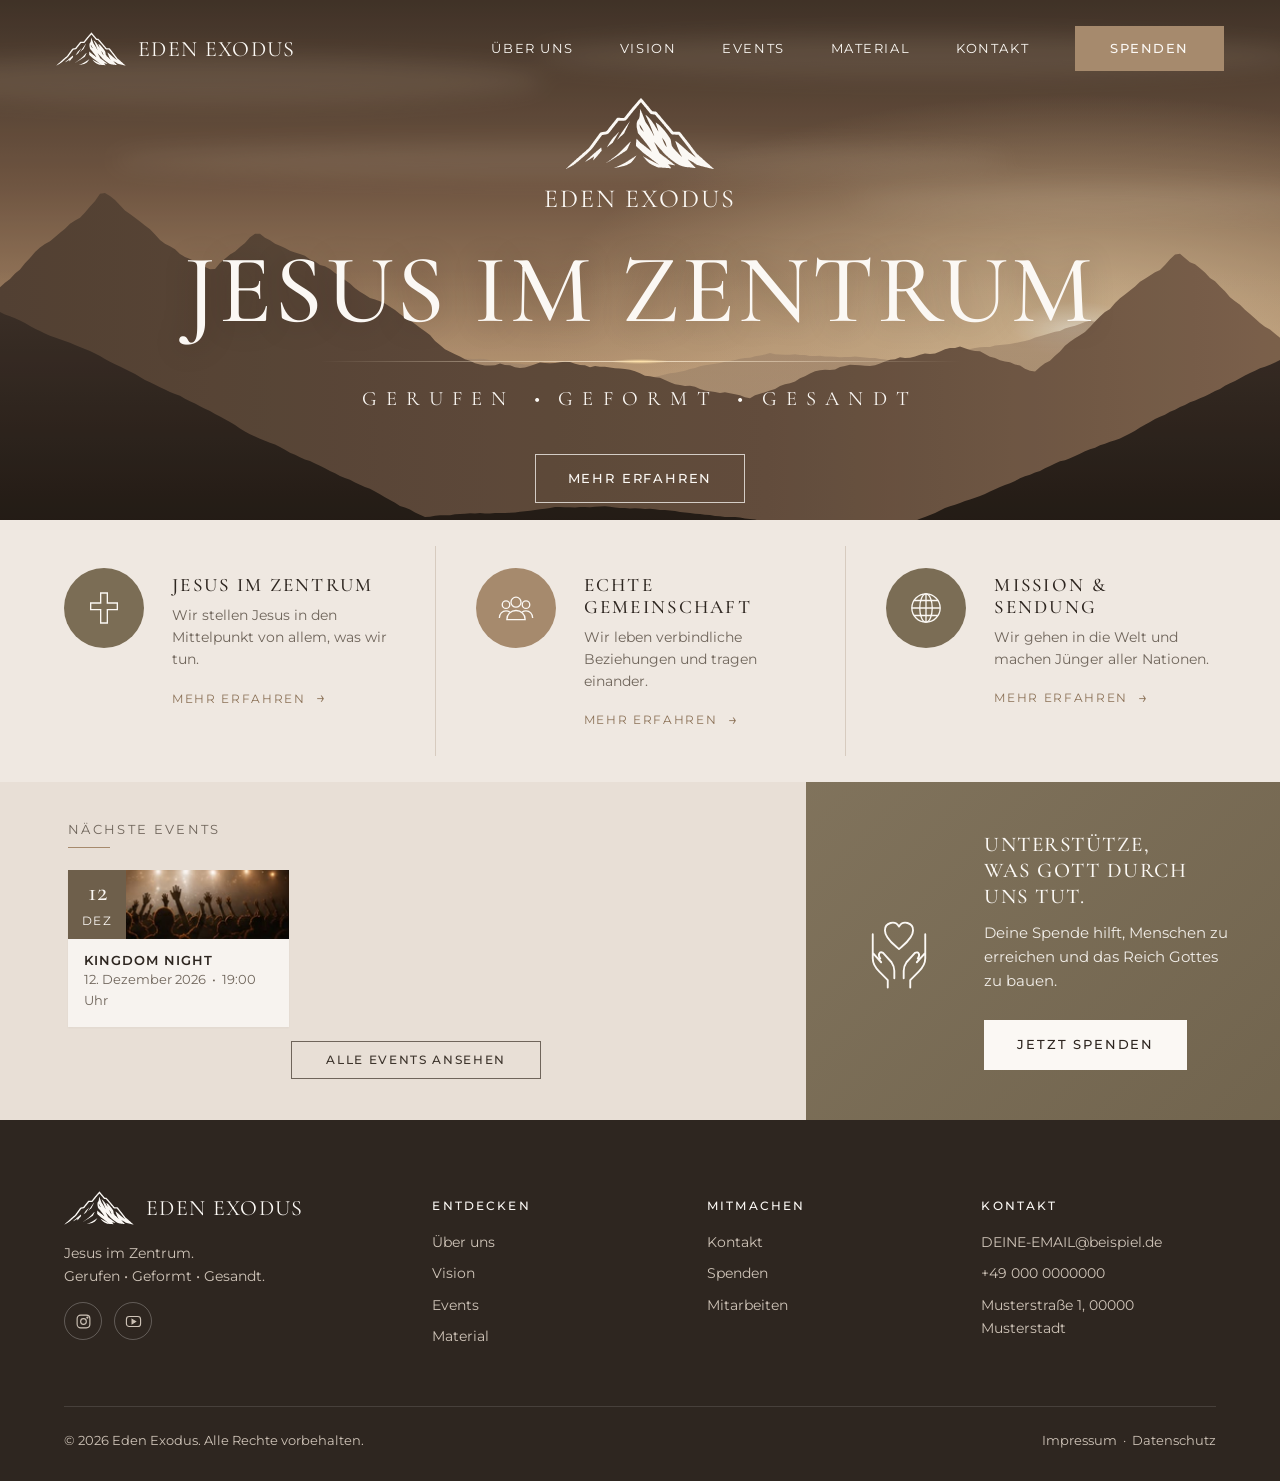
<file: eden-exodus-website/index.html>
<!DOCTYPE html>
<html lang="de">
<head>
<meta charset="utf-8">
<meta name="viewport" content="width=device-width, initial-scale=1">
<title>Eden Exodus – Jesus im Zentrum</title>
<meta name="description" content="Eden Exodus: Gerufen, geformt, gesandt. Jesus im Zentrum, echte Gemeinschaft, Mission und Sendung.">
<meta property="og:title" content="Eden Exodus – Jesus im Zentrum">
<meta property="og:description" content="Eden Exodus: Gerufen, geformt, gesandt. Jesus im Zentrum, echte Gemeinschaft, Mission und Sendung.">
<meta name="theme-color" content="#2e2620">
<link rel="icon" href="assets/img/favicon.svg" type="image/svg+xml">
<link rel="preconnect" href="https://fonts.googleapis.com">
<link rel="preconnect" href="https://fonts.gstatic.com" crossorigin>
<link href="https://fonts.googleapis.com/css2?family=Cormorant+Garamond:ital,wght@0,500;0,600;1,500&family=Montserrat:wght@400;500;600&display=swap" rel="stylesheet">
<link rel="stylesheet" href="assets/css/style.css">
</head>
<body>
<header class="site-header">
  <div class="container">
    <a class="brand" href="index.html" aria-label="Eden Exodus – Startseite"><img class="logo-img" src="assets/img/logo-white.svg" alt="" width="680" height="331"><span>EDEN EXODUS</span></a>
    <button class="nav-toggle" aria-label="Menü öffnen" aria-expanded="false"><span></span><span></span><span></span></button>
    <nav class="nav" aria-label="Hauptmenü"><a href="ueber-uns.html">Über uns</a><a href="vision.html">Vision</a><a href="events.html">Events</a><a href="material.html">Material</a><a href="kontakt.html">Kontakt</a><a class="btn btn-gold" href="spenden.html">Spenden</a></nav>
  </div>
</header>
<main>
<section class="hero">
  <div class="hero-inner">
    <div class="hero-logo"><img class="logo-img" src="assets/img/logo-white.svg" alt="" width="680" height="331"></div>
    <div class="hero-brand">EDEN EXODUS</div>
    <h1>JESUS IM ZENTRUM</h1>
    <div class="hero-line"></div>
    <div class="hero-tagline">Gerufen<span class="dot">•</span>Geformt<span class="dot">•</span>Gesandt</div>
    <a class="btn btn-ghost-light" href="ueber-uns.html">Mehr erfahren</a>
  </div>
</section>

<section class="pillars">
  <div class="container">
    <div class="pillar reveal">
      <div class="icon-circle"><svg viewBox="0 0 48 48" fill="none" stroke="currentColor" stroke-width="1.6"><path d="M20 6h8v12h12v8H28v16h-8V26H8v-8h12z"/></svg></div>
      <div><h3>Jesus im Zentrum</h3><p>Wir stellen Jesus in den Mittelpunkt von allem, was wir tun.</p><a class="link-arrow" href="vision.html">Mehr erfahren</a></div>
    </div>
    <div class="pillar reveal">
      <div class="icon-circle light"><svg viewBox="0 0 48 48" fill="none" stroke="currentColor" stroke-width="1.6"><circle cx="24" cy="17" r="6"/><circle cx="12" cy="20" r="4.5"/><circle cx="36" cy="20" r="4.5"/><path d="M13 38c0-6.5 5-11 11-11s11 4.5 11 11z"/><path d="M4 36c0-5 3.5-8.5 8-8.5 1.8 0 3.4.5 4.6 1.4M44 36c0-5-3.5-8.5-8-8.5-1.8 0-3.4.5-4.6 1.4"/></svg></div>
      <div><h3>Echte Gemeinschaft</h3><p>Wir leben verbindliche Beziehungen und tragen einander.</p><a class="link-arrow" href="ueber-uns.html">Mehr erfahren</a></div>
    </div>
    <div class="pillar reveal">
      <div class="icon-circle"><svg viewBox="0 0 48 48" fill="none" stroke="currentColor" stroke-width="1.6"><circle cx="24" cy="24" r="17"/><ellipse cx="24" cy="24" rx="7.5" ry="17"/><path d="M7 24h34M9.5 15h29M9.5 33h29M24 7v34"/></svg></div>
      <div><h3>Mission &amp; Sendung</h3><p>Wir gehen in die Welt und machen Jünger aller Nationen.</p><a class="link-arrow" href="vision.html#sendung">Mehr erfahren</a></div>
    </div>
  </div>
</section>

<section class="split">
  <div class="split-events">
    <div class="eyebrow">Nächste Events</div>
    <div class="event-grid" data-events data-limit="3"></div>
    <div class="events-more"><a class="btn btn-outline" href="events.html">Alle Events ansehen</a></div>
  </div>
  <div class="split-donate">
    <svg viewBox="0 0 96 96" fill="none" stroke="currentColor" stroke-width="2" stroke-linejoin="round" stroke-linecap="round"><path d="M48 46c-4-4-15-11-15-20a8 8 0 0 1 15-4 8 8 0 0 1 15 4c0 9-11 16-15 20z"/><path d="M20 30v26c0 6 3 10 7 14l9 9v8M20 50l9 10M28 56c-3-4-1-8 3-6l9 10c2 3 3 6 3 9v8"/><path d="M76 30v26c0 6-3 10-7 14l-9 9v8M76 50l-9 10M68 56c3-4 1-8-3-6l-9 10c-2 3-3 6-3 9v8"/></svg>
    <div>
      <h2>Unterstütze,<br>was Gott durch uns tut.</h2>
      <p>Deine Spende hilft, Menschen zu erreichen und das Reich Gottes zu bauen.</p>
      <a class="btn btn-light" href="spenden.html">Jetzt spenden</a>
    </div>
  </div>
</section>
</main>
<footer class="site-footer">
  <div class="container">
    <div class="footer-grid">
      <div>
        <a class="brand" href="index.html"><img class="logo-img" src="assets/img/logo-white.svg" alt="" width="680" height="331"><span>EDEN EXODUS</span></a>
        <p>Jesus im Zentrum.<br>Gerufen • Geformt • Gesandt.</p>
        <div class="socials">
          <a data-site="instagram" data-hide-empty href="#" aria-label="Instagram" target="_blank" rel="noopener"><svg viewBox="0 0 24 24" fill="none" stroke="currentColor" stroke-width="1.6"><rect x="3" y="3" width="18" height="18" rx="5"/><circle cx="12" cy="12" r="4"/><circle cx="17.5" cy="6.5" r=".8" fill="currentColor"/></svg></a>
          <a data-site="youtube" data-hide-empty href="#" aria-label="YouTube" target="_blank" rel="noopener"><svg viewBox="0 0 24 24" fill="none" stroke="currentColor" stroke-width="1.6"><rect x="2" y="5" width="20" height="14" rx="4"/><path d="M10 9l5 3-5 3z" fill="currentColor"/></svg></a>
        </div>
      </div>
      <div>
        <h4>Entdecken</h4>
        <ul><li><a href="ueber-uns.html">Über uns</a></li><li><a href="vision.html">Vision</a></li><li><a href="events.html">Events</a></li><li><a href="material.html">Material</a></li></ul>
      </div>
      <div>
        <h4>Mitmachen</h4>
        <ul><li><a href="kontakt.html">Kontakt</a></li><li><a href="spenden.html">Spenden</a></li><li><a href="kontakt.html#form">Mitarbeiten</a></li></ul>
      </div>
      <div>
        <h4>Kontakt</h4>
        <ul><li><a data-site="email" href="#"></a></li><li><a data-site="phone" href="#"></a></li><li data-site="address"></li></ul>
      </div>
    </div>
    <div class="footer-bottom">
      <span>© <span data-year></span> Eden Exodus. Alle Rechte vorbehalten.</span>
      <span><a href="impressum.html">Impressum</a> &nbsp;·&nbsp; <a href="datenschutz.html">Datenschutz</a></span>
    </div>
  </div>
</footer>
<script src="assets/js/config.js"></script>
<script src="assets/js/events.js"></script>
<script src="assets/js/main.js"></script>
</body>
</html>
</file>
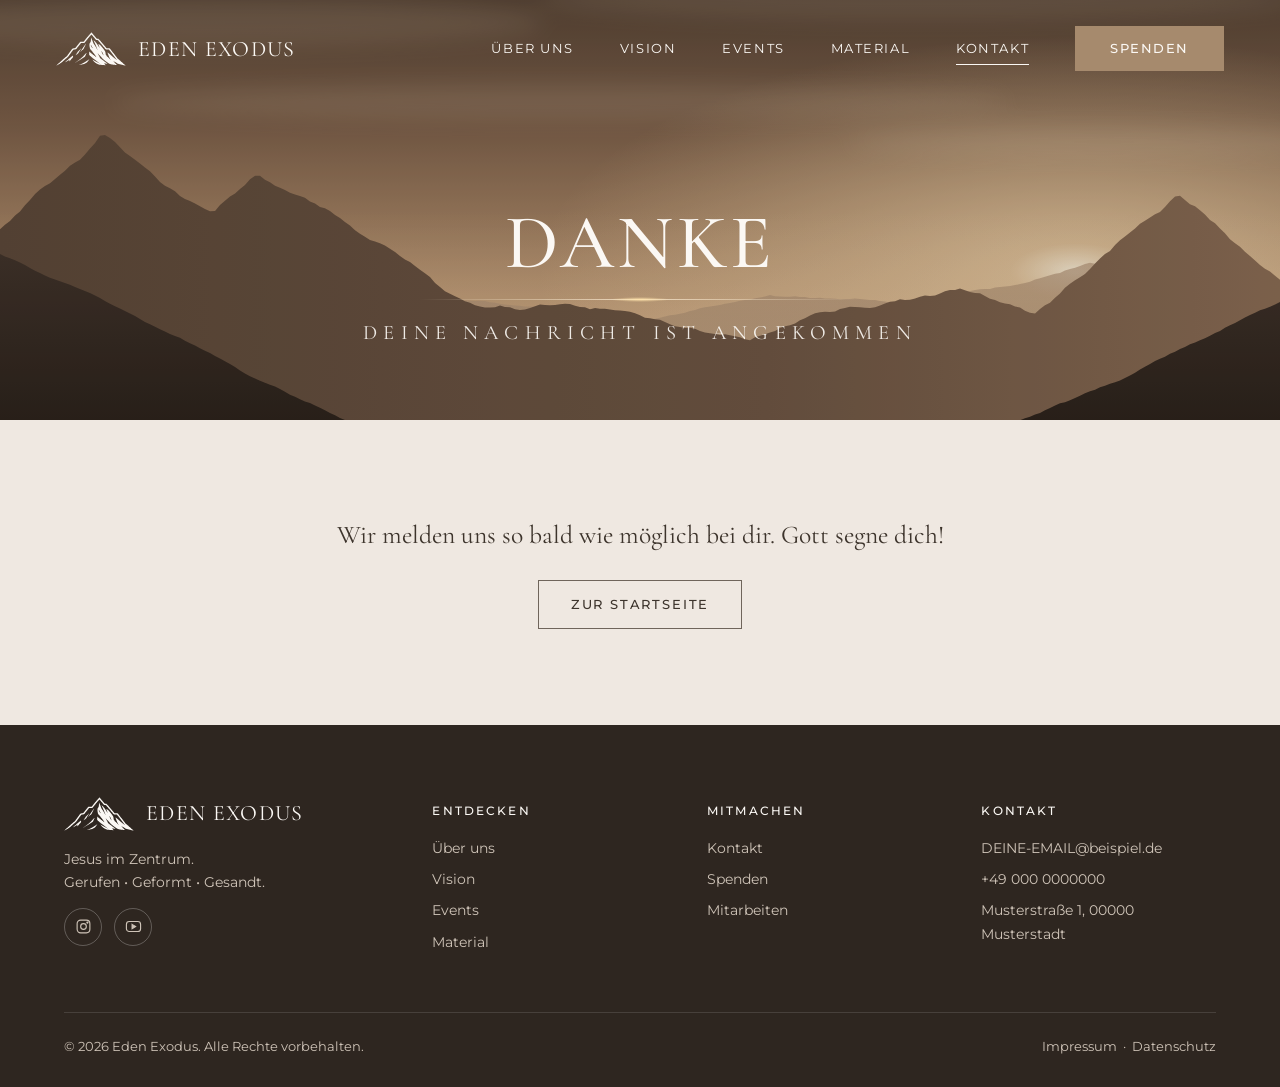
<file: eden-exodus-website/danke.html>
<!DOCTYPE html>
<html lang="de">
<head>
<meta charset="utf-8">
<meta name="viewport" content="width=device-width, initial-scale=1">
<title>Danke – Eden Exodus</title>
<meta name="description" content="Danke für deine Nachricht.">
<meta property="og:title" content="Danke – Eden Exodus">
<meta property="og:description" content="Danke für deine Nachricht.">
<meta name="theme-color" content="#2e2620">
<link rel="icon" href="assets/img/favicon.svg" type="image/svg+xml">
<link rel="preconnect" href="https://fonts.googleapis.com">
<link rel="preconnect" href="https://fonts.gstatic.com" crossorigin>
<link href="https://fonts.googleapis.com/css2?family=Cormorant+Garamond:ital,wght@0,500;0,600;1,500&family=Montserrat:wght@400;500;600&display=swap" rel="stylesheet">
<link rel="stylesheet" href="assets/css/style.css">
</head>
<body>
<header class="site-header">
  <div class="container">
    <a class="brand" href="index.html" aria-label="Eden Exodus – Startseite"><img class="logo-img" src="assets/img/logo-white.svg" alt="" width="680" height="331"><span>EDEN EXODUS</span></a>
    <button class="nav-toggle" aria-label="Menü öffnen" aria-expanded="false"><span></span><span></span><span></span></button>
    <nav class="nav" aria-label="Hauptmenü"><a href="ueber-uns.html">Über uns</a><a href="vision.html">Vision</a><a href="events.html">Events</a><a href="material.html">Material</a><a href="kontakt.html" aria-current="page">Kontakt</a><a class="btn btn-gold" href="spenden.html">Spenden</a></nav>
  </div>
</header>
<main>
<section class="page-hero">
  <div>
    <h1>Danke</h1>
    <div class="hero-line"></div>
    <p>Deine Nachricht ist angekommen</p>
  </div>
</section>
<section class="section"><div class="container narrow center">
  <p class="lead">Wir melden uns so bald wie möglich bei dir. Gott segne dich!</p>
  <a class="btn btn-outline" href="index.html">Zur Startseite</a>
</div></section>
</main>
<footer class="site-footer">
  <div class="container">
    <div class="footer-grid">
      <div>
        <a class="brand" href="index.html"><img class="logo-img" src="assets/img/logo-white.svg" alt="" width="680" height="331"><span>EDEN EXODUS</span></a>
        <p>Jesus im Zentrum.<br>Gerufen • Geformt • Gesandt.</p>
        <div class="socials">
          <a data-site="instagram" data-hide-empty href="#" aria-label="Instagram" target="_blank" rel="noopener"><svg viewBox="0 0 24 24" fill="none" stroke="currentColor" stroke-width="1.6"><rect x="3" y="3" width="18" height="18" rx="5"/><circle cx="12" cy="12" r="4"/><circle cx="17.5" cy="6.5" r=".8" fill="currentColor"/></svg></a>
          <a data-site="youtube" data-hide-empty href="#" aria-label="YouTube" target="_blank" rel="noopener"><svg viewBox="0 0 24 24" fill="none" stroke="currentColor" stroke-width="1.6"><rect x="2" y="5" width="20" height="14" rx="4"/><path d="M10 9l5 3-5 3z" fill="currentColor"/></svg></a>
        </div>
      </div>
      <div>
        <h4>Entdecken</h4>
        <ul><li><a href="ueber-uns.html">Über uns</a></li><li><a href="vision.html">Vision</a></li><li><a href="events.html">Events</a></li><li><a href="material.html">Material</a></li></ul>
      </div>
      <div>
        <h4>Mitmachen</h4>
        <ul><li><a href="kontakt.html">Kontakt</a></li><li><a href="spenden.html">Spenden</a></li><li><a href="kontakt.html#form">Mitarbeiten</a></li></ul>
      </div>
      <div>
        <h4>Kontakt</h4>
        <ul><li><a data-site="email" href="#"></a></li><li><a data-site="phone" href="#"></a></li><li data-site="address"></li></ul>
      </div>
    </div>
    <div class="footer-bottom">
      <span>© <span data-year></span> Eden Exodus. Alle Rechte vorbehalten.</span>
      <span><a href="impressum.html">Impressum</a> &nbsp;·&nbsp; <a href="datenschutz.html">Datenschutz</a></span>
    </div>
  </div>
</footer>
<script src="assets/js/config.js"></script>
<script src="assets/js/events.js"></script>
<script src="assets/js/main.js"></script>
</body>
</html>
</file>
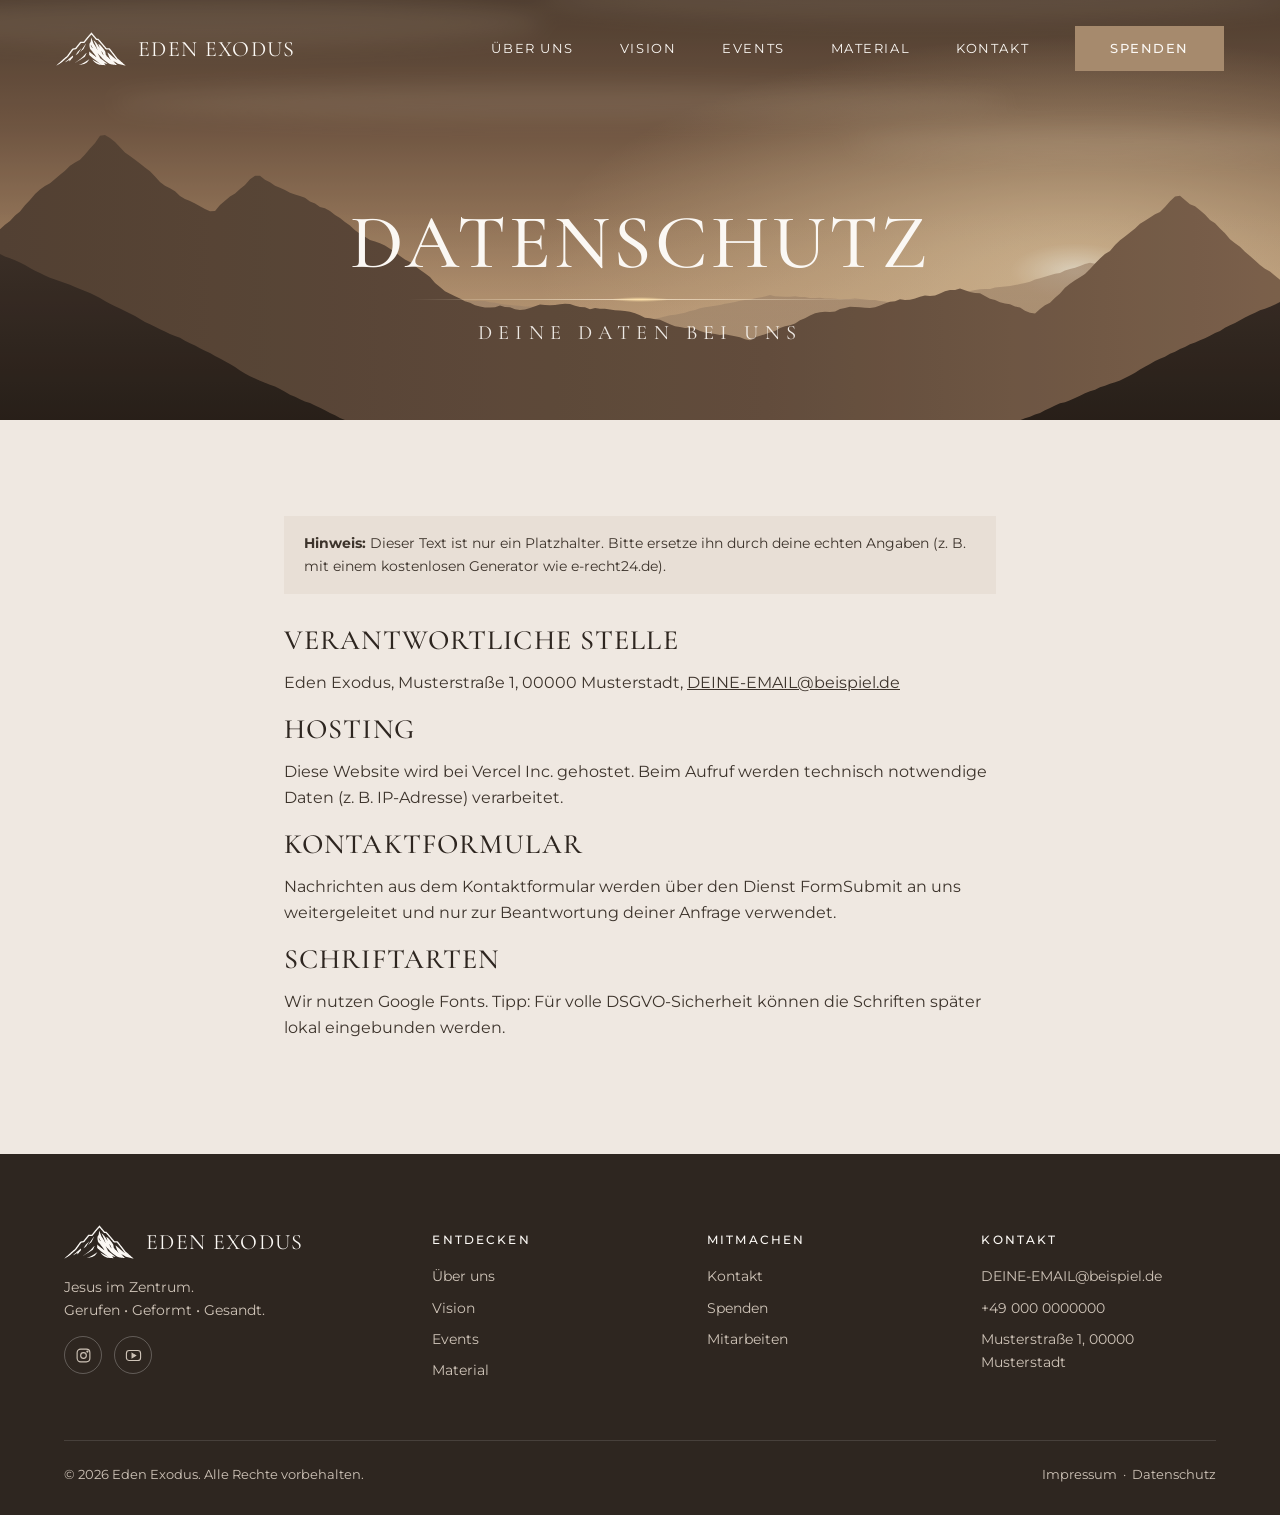
<file: eden-exodus-website/datenschutz.html>
<!DOCTYPE html>
<html lang="de">
<head>
<meta charset="utf-8">
<meta name="viewport" content="width=device-width, initial-scale=1">
<title>Datenschutz – Eden Exodus</title>
<meta name="description" content="Datenschutzerklärung von Eden Exodus.">
<meta property="og:title" content="Datenschutz – Eden Exodus">
<meta property="og:description" content="Datenschutzerklärung von Eden Exodus.">
<meta name="theme-color" content="#2e2620">
<link rel="icon" href="assets/img/favicon.svg" type="image/svg+xml">
<link rel="preconnect" href="https://fonts.googleapis.com">
<link rel="preconnect" href="https://fonts.gstatic.com" crossorigin>
<link href="https://fonts.googleapis.com/css2?family=Cormorant+Garamond:ital,wght@0,500;0,600;1,500&family=Montserrat:wght@400;500;600&display=swap" rel="stylesheet">
<link rel="stylesheet" href="assets/css/style.css">
</head>
<body>
<header class="site-header">
  <div class="container">
    <a class="brand" href="index.html" aria-label="Eden Exodus – Startseite"><img class="logo-img" src="assets/img/logo-white.svg" alt="" width="680" height="331"><span>EDEN EXODUS</span></a>
    <button class="nav-toggle" aria-label="Menü öffnen" aria-expanded="false"><span></span><span></span><span></span></button>
    <nav class="nav" aria-label="Hauptmenü"><a href="ueber-uns.html">Über uns</a><a href="vision.html">Vision</a><a href="events.html">Events</a><a href="material.html">Material</a><a href="kontakt.html">Kontakt</a><a class="btn btn-gold" href="spenden.html">Spenden</a></nav>
  </div>
</header>
<main>
<section class="page-hero">
  <div>
    <h1>Datenschutz</h1>
    <div class="hero-line"></div>
    <p>Deine Daten bei uns</p>
  </div>
</section>
<section class="section"><div class="container narrow">
  <p style="background:var(--sand-2);padding:16px 20px;font-size:14px"><strong>Hinweis:</strong> Dieser Text ist nur ein Platzhalter. Bitte ersetze ihn durch deine echten Angaben (z. B. mit einem kostenlosen Generator wie e-recht24.de).</p>
  <h2 style="font-size:28px;margin-top:30px">Verantwortliche Stelle</h2>
  <p>Eden Exodus, <span data-site="address"></span>, <a data-site="email" href="#"></a></p>
  <h2 style="font-size:28px">Hosting</h2>
  <p>Diese Website wird bei Vercel Inc. gehostet. Beim Aufruf werden technisch notwendige Daten (z. B. IP-Adresse) verarbeitet.</p>
  <h2 style="font-size:28px">Kontaktformular</h2>
  <p>Nachrichten aus dem Kontaktformular werden über den Dienst FormSubmit an uns weitergeleitet und nur zur Beantwortung deiner Anfrage verwendet.</p>
  <h2 style="font-size:28px">Schriftarten</h2>
  <p>Wir nutzen Google Fonts. Tipp: Für volle DSGVO-Sicherheit können die Schriften später lokal eingebunden werden.</p>
</div></section>
</main>
<footer class="site-footer">
  <div class="container">
    <div class="footer-grid">
      <div>
        <a class="brand" href="index.html"><img class="logo-img" src="assets/img/logo-white.svg" alt="" width="680" height="331"><span>EDEN EXODUS</span></a>
        <p>Jesus im Zentrum.<br>Gerufen • Geformt • Gesandt.</p>
        <div class="socials">
          <a data-site="instagram" data-hide-empty href="#" aria-label="Instagram" target="_blank" rel="noopener"><svg viewBox="0 0 24 24" fill="none" stroke="currentColor" stroke-width="1.6"><rect x="3" y="3" width="18" height="18" rx="5"/><circle cx="12" cy="12" r="4"/><circle cx="17.5" cy="6.5" r=".8" fill="currentColor"/></svg></a>
          <a data-site="youtube" data-hide-empty href="#" aria-label="YouTube" target="_blank" rel="noopener"><svg viewBox="0 0 24 24" fill="none" stroke="currentColor" stroke-width="1.6"><rect x="2" y="5" width="20" height="14" rx="4"/><path d="M10 9l5 3-5 3z" fill="currentColor"/></svg></a>
        </div>
      </div>
      <div>
        <h4>Entdecken</h4>
        <ul><li><a href="ueber-uns.html">Über uns</a></li><li><a href="vision.html">Vision</a></li><li><a href="events.html">Events</a></li><li><a href="material.html">Material</a></li></ul>
      </div>
      <div>
        <h4>Mitmachen</h4>
        <ul><li><a href="kontakt.html">Kontakt</a></li><li><a href="spenden.html">Spenden</a></li><li><a href="kontakt.html#form">Mitarbeiten</a></li></ul>
      </div>
      <div>
        <h4>Kontakt</h4>
        <ul><li><a data-site="email" href="#"></a></li><li><a data-site="phone" href="#"></a></li><li data-site="address"></li></ul>
      </div>
    </div>
    <div class="footer-bottom">
      <span>© <span data-year></span> Eden Exodus. Alle Rechte vorbehalten.</span>
      <span><a href="impressum.html">Impressum</a> &nbsp;·&nbsp; <a href="datenschutz.html">Datenschutz</a></span>
    </div>
  </div>
</footer>
<script src="assets/js/config.js"></script>
<script src="assets/js/events.js"></script>
<script src="assets/js/main.js"></script>
</body>
</html>
</file>
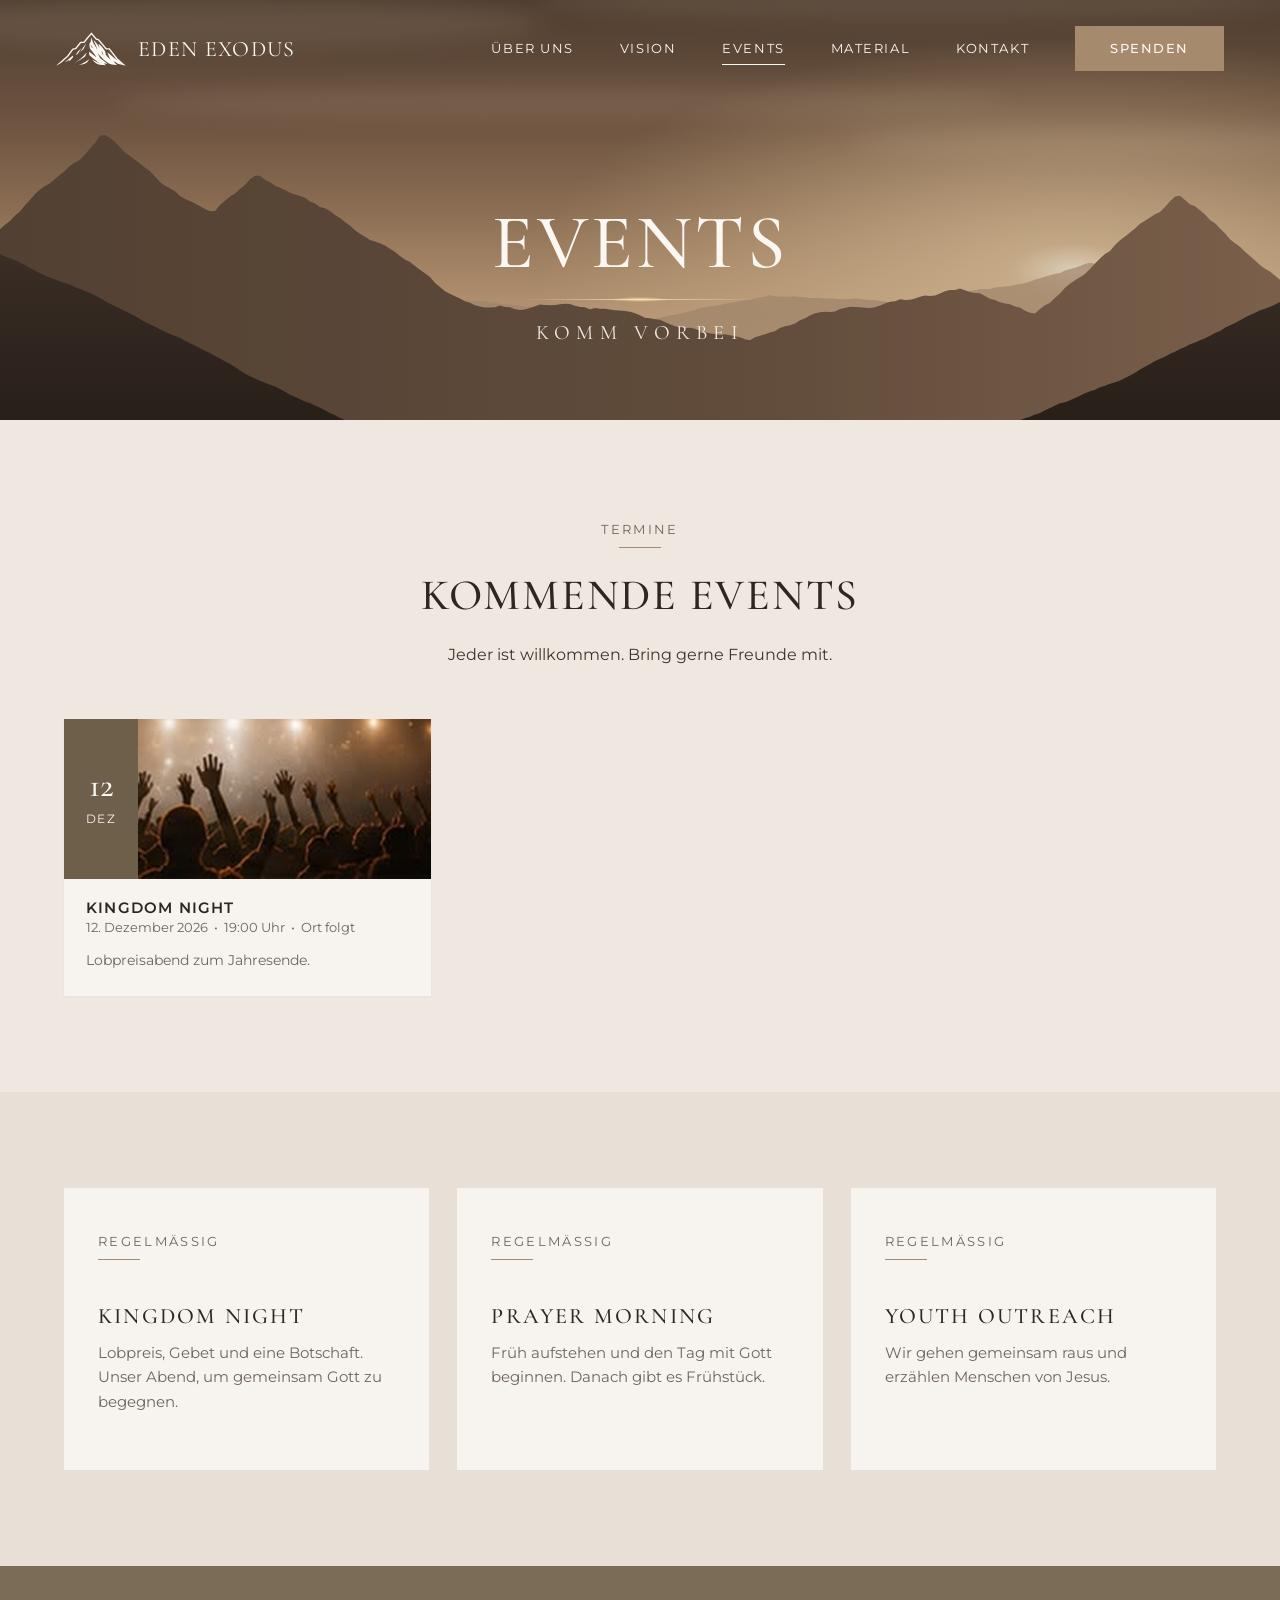
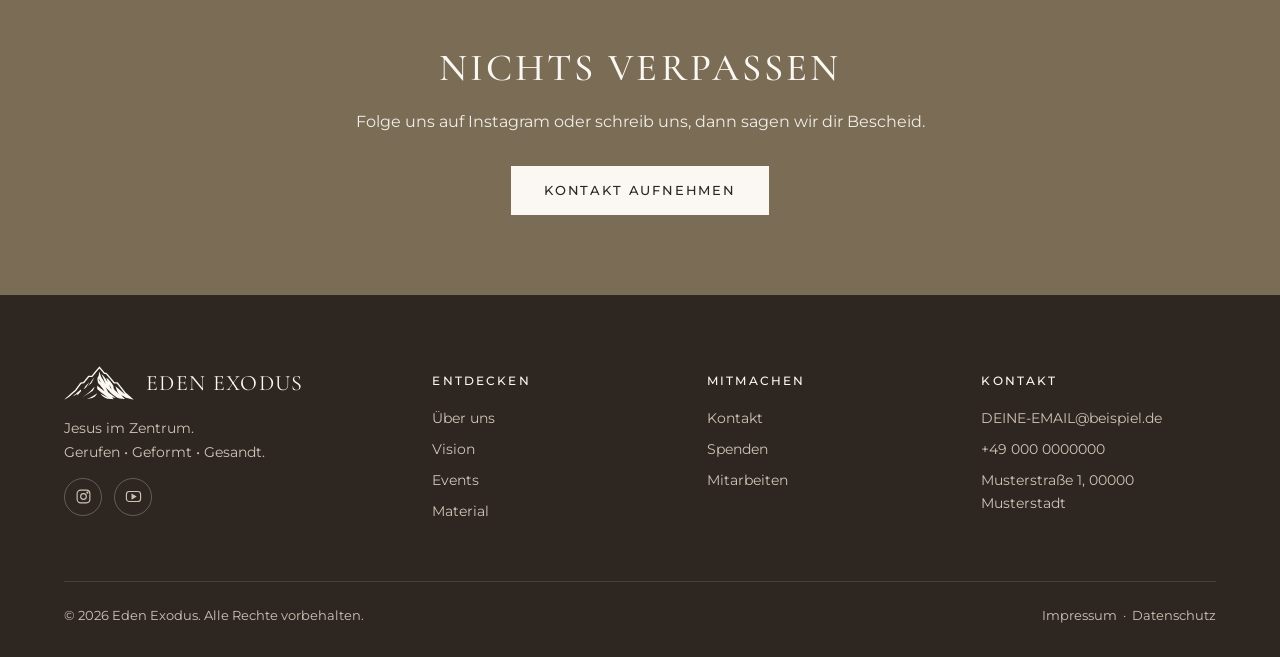
<file: eden-exodus-website/events.html>
<!DOCTYPE html>
<html lang="de">
<head>
<meta charset="utf-8">
<meta name="viewport" content="width=device-width, initial-scale=1">
<title>Events – Eden Exodus</title>
<meta name="description" content="Alle kommenden Events von Eden Exodus: Kingdom Night, Prayer Morning, Youth Outreach und mehr.">
<meta property="og:title" content="Events – Eden Exodus">
<meta property="og:description" content="Alle kommenden Events von Eden Exodus: Kingdom Night, Prayer Morning, Youth Outreach und mehr.">
<meta name="theme-color" content="#2e2620">
<link rel="icon" href="assets/img/favicon.svg" type="image/svg+xml">
<link rel="preconnect" href="https://fonts.googleapis.com">
<link rel="preconnect" href="https://fonts.gstatic.com" crossorigin>
<link href="https://fonts.googleapis.com/css2?family=Cormorant+Garamond:ital,wght@0,500;0,600;1,500&family=Montserrat:wght@400;500;600&display=swap" rel="stylesheet">
<link rel="stylesheet" href="assets/css/style.css">
</head>
<body>
<header class="site-header">
  <div class="container">
    <a class="brand" href="index.html" aria-label="Eden Exodus – Startseite"><img class="logo-img" src="assets/img/logo-white.svg" alt="" width="680" height="331"><span>EDEN EXODUS</span></a>
    <button class="nav-toggle" aria-label="Menü öffnen" aria-expanded="false"><span></span><span></span><span></span></button>
    <nav class="nav" aria-label="Hauptmenü"><a href="ueber-uns.html">Über uns</a><a href="vision.html">Vision</a><a href="events.html" aria-current="page">Events</a><a href="material.html">Material</a><a href="kontakt.html">Kontakt</a><a class="btn btn-gold" href="spenden.html">Spenden</a></nav>
  </div>
</header>
<main>
<section class="page-hero">
  <div>
    <h1>Events</h1>
    <div class="hero-line"></div>
    <p>Komm vorbei</p>
  </div>
</section>
<section class="section">
  <div class="container">
    <div class="center"><div class="eyebrow">Termine</div><h2>Kommende Events</h2><p class="narrow" style="margin-bottom:50px">Jeder ist willkommen. Bring gerne Freunde mit.</p></div>
    <div class="event-list" data-events data-full></div>
  </div>
</section>

<section class="section alt">
  <div class="container cards-3">
    <div class="card reveal"><div class="eyebrow">Regelmäßig</div><h3>Kingdom Night</h3><p>Lobpreis, Gebet und eine Botschaft. Unser Abend, um gemeinsam Gott zu begegnen.</p></div>
    <div class="card reveal"><div class="eyebrow">Regelmäßig</div><h3>Prayer Morning</h3><p>Früh aufstehen und den Tag mit Gott beginnen. Danach gibt es Frühstück.</p></div>
    <div class="card reveal"><div class="eyebrow">Regelmäßig</div><h3>Youth Outreach</h3><p>Wir gehen gemeinsam raus und erzählen Menschen von Jesus.</p></div>
  </div>
</section>

<section class="banner">
  <div class="container">
    <h2>Nichts verpassen</h2>
    <p>Folge uns auf Instagram oder schreib uns, dann sagen wir dir Bescheid.</p>
    <a class="btn btn-light" href="kontakt.html">Kontakt aufnehmen</a>
  </div>
</section>
</main>
<footer class="site-footer">
  <div class="container">
    <div class="footer-grid">
      <div>
        <a class="brand" href="index.html"><img class="logo-img" src="assets/img/logo-white.svg" alt="" width="680" height="331"><span>EDEN EXODUS</span></a>
        <p>Jesus im Zentrum.<br>Gerufen • Geformt • Gesandt.</p>
        <div class="socials">
          <a data-site="instagram" data-hide-empty href="#" aria-label="Instagram" target="_blank" rel="noopener"><svg viewBox="0 0 24 24" fill="none" stroke="currentColor" stroke-width="1.6"><rect x="3" y="3" width="18" height="18" rx="5"/><circle cx="12" cy="12" r="4"/><circle cx="17.5" cy="6.5" r=".8" fill="currentColor"/></svg></a>
          <a data-site="youtube" data-hide-empty href="#" aria-label="YouTube" target="_blank" rel="noopener"><svg viewBox="0 0 24 24" fill="none" stroke="currentColor" stroke-width="1.6"><rect x="2" y="5" width="20" height="14" rx="4"/><path d="M10 9l5 3-5 3z" fill="currentColor"/></svg></a>
        </div>
      </div>
      <div>
        <h4>Entdecken</h4>
        <ul><li><a href="ueber-uns.html">Über uns</a></li><li><a href="vision.html">Vision</a></li><li><a href="events.html">Events</a></li><li><a href="material.html">Material</a></li></ul>
      </div>
      <div>
        <h4>Mitmachen</h4>
        <ul><li><a href="kontakt.html">Kontakt</a></li><li><a href="spenden.html">Spenden</a></li><li><a href="kontakt.html#form">Mitarbeiten</a></li></ul>
      </div>
      <div>
        <h4>Kontakt</h4>
        <ul><li><a data-site="email" href="#"></a></li><li><a data-site="phone" href="#"></a></li><li data-site="address"></li></ul>
      </div>
    </div>
    <div class="footer-bottom">
      <span>© <span data-year></span> Eden Exodus. Alle Rechte vorbehalten.</span>
      <span><a href="impressum.html">Impressum</a> &nbsp;·&nbsp; <a href="datenschutz.html">Datenschutz</a></span>
    </div>
  </div>
</footer>
<script src="assets/js/config.js"></script>
<script src="assets/js/events.js"></script>
<script src="assets/js/main.js"></script>
</body>
</html>
</file>
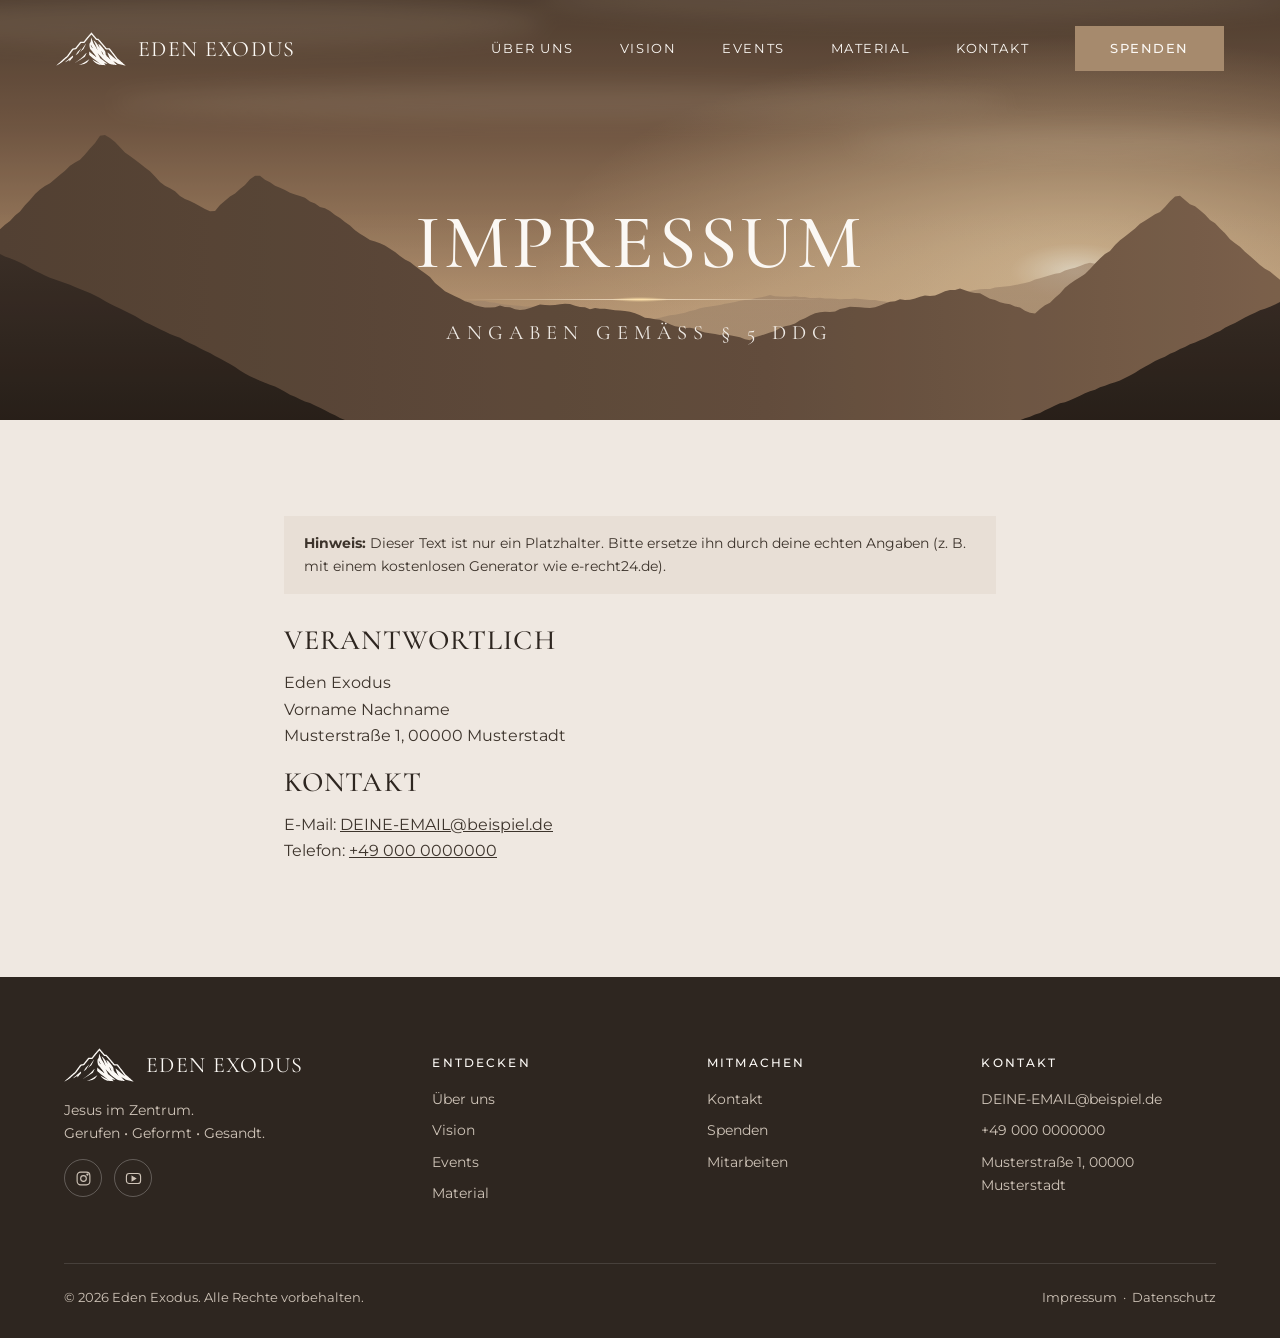
<file: eden-exodus-website/impressum.html>
<!DOCTYPE html>
<html lang="de">
<head>
<meta charset="utf-8">
<meta name="viewport" content="width=device-width, initial-scale=1">
<title>Impressum – Eden Exodus</title>
<meta name="description" content="Impressum von Eden Exodus.">
<meta property="og:title" content="Impressum – Eden Exodus">
<meta property="og:description" content="Impressum von Eden Exodus.">
<meta name="theme-color" content="#2e2620">
<link rel="icon" href="assets/img/favicon.svg" type="image/svg+xml">
<link rel="preconnect" href="https://fonts.googleapis.com">
<link rel="preconnect" href="https://fonts.gstatic.com" crossorigin>
<link href="https://fonts.googleapis.com/css2?family=Cormorant+Garamond:ital,wght@0,500;0,600;1,500&family=Montserrat:wght@400;500;600&display=swap" rel="stylesheet">
<link rel="stylesheet" href="assets/css/style.css">
</head>
<body>
<header class="site-header">
  <div class="container">
    <a class="brand" href="index.html" aria-label="Eden Exodus – Startseite"><img class="logo-img" src="assets/img/logo-white.svg" alt="" width="680" height="331"><span>EDEN EXODUS</span></a>
    <button class="nav-toggle" aria-label="Menü öffnen" aria-expanded="false"><span></span><span></span><span></span></button>
    <nav class="nav" aria-label="Hauptmenü"><a href="ueber-uns.html">Über uns</a><a href="vision.html">Vision</a><a href="events.html">Events</a><a href="material.html">Material</a><a href="kontakt.html">Kontakt</a><a class="btn btn-gold" href="spenden.html">Spenden</a></nav>
  </div>
</header>
<main>
<section class="page-hero">
  <div>
    <h1>Impressum</h1>
    <div class="hero-line"></div>
    <p>Angaben gemäß § 5 DDG</p>
  </div>
</section>
<section class="section"><div class="container narrow">
  <p style="background:var(--sand-2);padding:16px 20px;font-size:14px"><strong>Hinweis:</strong> Dieser Text ist nur ein Platzhalter. Bitte ersetze ihn durch deine echten Angaben (z. B. mit einem kostenlosen Generator wie e-recht24.de).</p>
  <h2 style="font-size:28px;margin-top:30px">Verantwortlich</h2>
  <p>Eden Exodus<br>Vorname Nachname<br><span data-site="address"></span></p>
  <h2 style="font-size:28px">Kontakt</h2>
  <p>E-Mail: <a data-site="email" href="#"></a><br>Telefon: <a data-site="phone" href="#"></a></p>
</div></section>
</main>
<footer class="site-footer">
  <div class="container">
    <div class="footer-grid">
      <div>
        <a class="brand" href="index.html"><img class="logo-img" src="assets/img/logo-white.svg" alt="" width="680" height="331"><span>EDEN EXODUS</span></a>
        <p>Jesus im Zentrum.<br>Gerufen • Geformt • Gesandt.</p>
        <div class="socials">
          <a data-site="instagram" data-hide-empty href="#" aria-label="Instagram" target="_blank" rel="noopener"><svg viewBox="0 0 24 24" fill="none" stroke="currentColor" stroke-width="1.6"><rect x="3" y="3" width="18" height="18" rx="5"/><circle cx="12" cy="12" r="4"/><circle cx="17.5" cy="6.5" r=".8" fill="currentColor"/></svg></a>
          <a data-site="youtube" data-hide-empty href="#" aria-label="YouTube" target="_blank" rel="noopener"><svg viewBox="0 0 24 24" fill="none" stroke="currentColor" stroke-width="1.6"><rect x="2" y="5" width="20" height="14" rx="4"/><path d="M10 9l5 3-5 3z" fill="currentColor"/></svg></a>
        </div>
      </div>
      <div>
        <h4>Entdecken</h4>
        <ul><li><a href="ueber-uns.html">Über uns</a></li><li><a href="vision.html">Vision</a></li><li><a href="events.html">Events</a></li><li><a href="material.html">Material</a></li></ul>
      </div>
      <div>
        <h4>Mitmachen</h4>
        <ul><li><a href="kontakt.html">Kontakt</a></li><li><a href="spenden.html">Spenden</a></li><li><a href="kontakt.html#form">Mitarbeiten</a></li></ul>
      </div>
      <div>
        <h4>Kontakt</h4>
        <ul><li><a data-site="email" href="#"></a></li><li><a data-site="phone" href="#"></a></li><li data-site="address"></li></ul>
      </div>
    </div>
    <div class="footer-bottom">
      <span>© <span data-year></span> Eden Exodus. Alle Rechte vorbehalten.</span>
      <span><a href="impressum.html">Impressum</a> &nbsp;·&nbsp; <a href="datenschutz.html">Datenschutz</a></span>
    </div>
  </div>
</footer>
<script src="assets/js/config.js"></script>
<script src="assets/js/events.js"></script>
<script src="assets/js/main.js"></script>
</body>
</html>
</file>
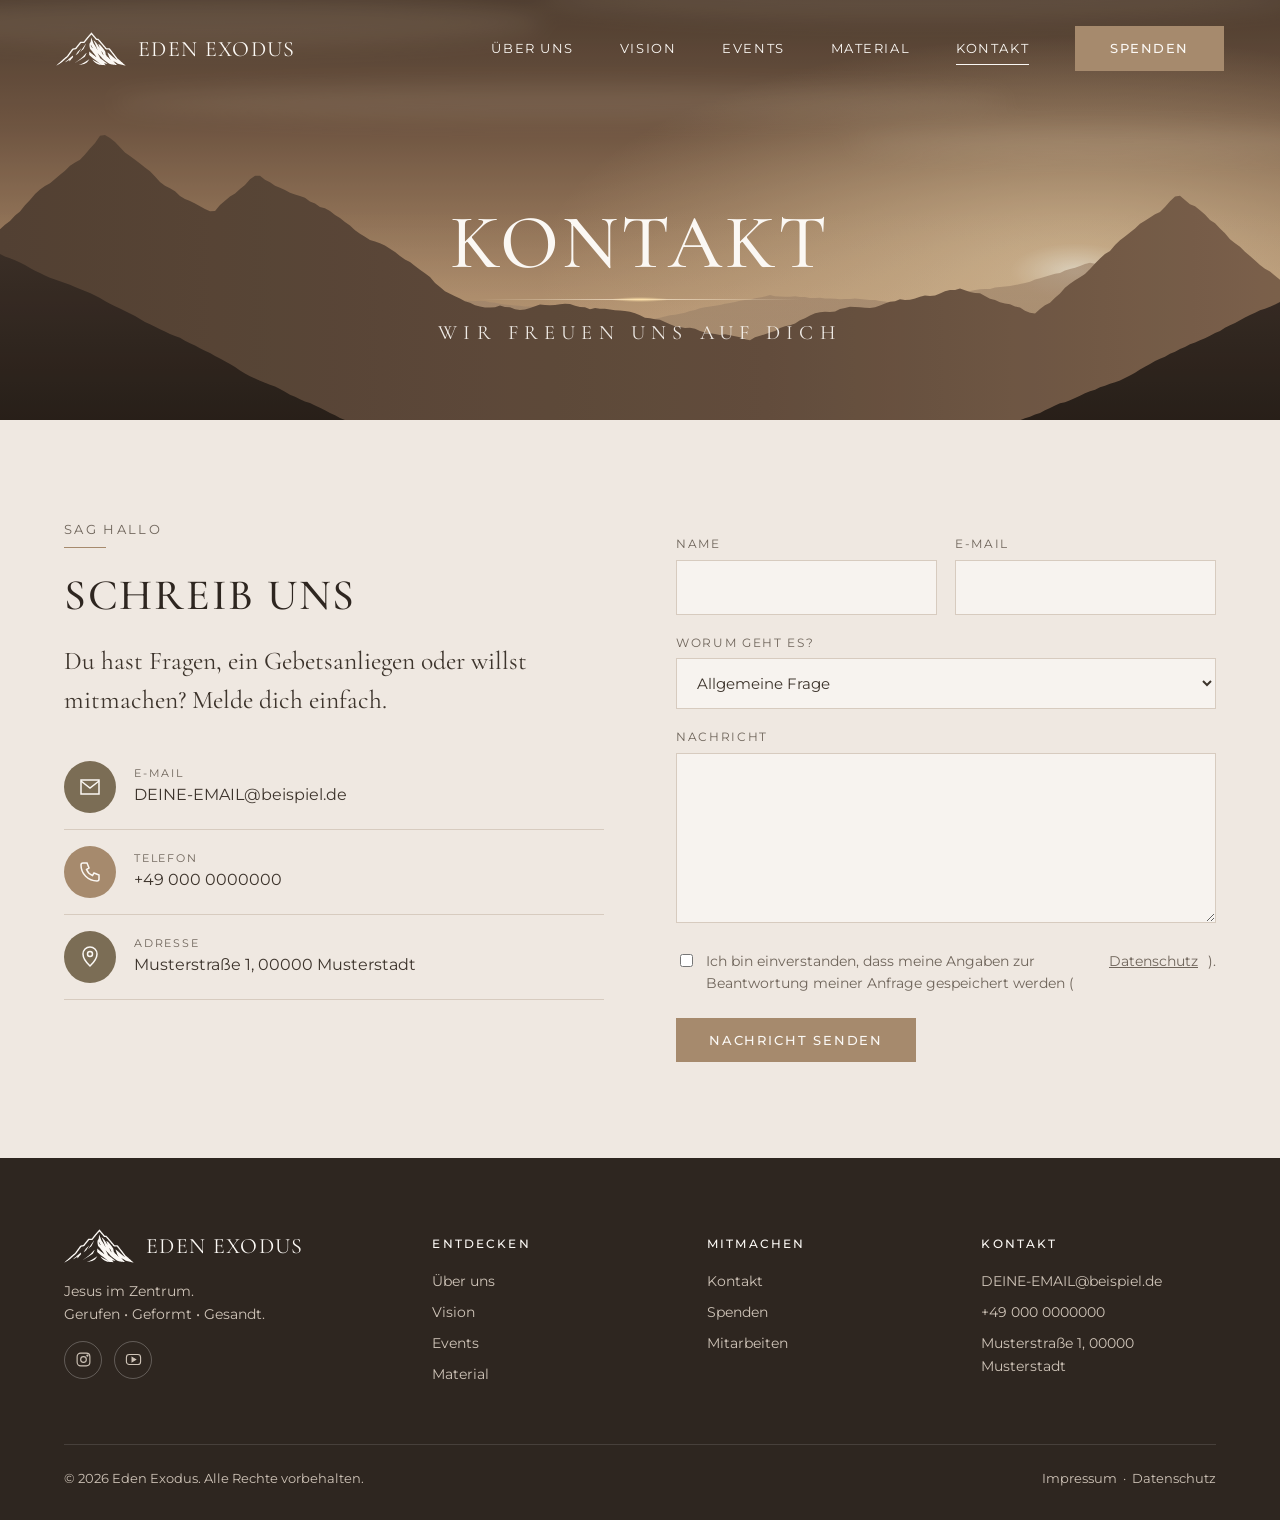
<file: eden-exodus-website/kontakt.html>
<!DOCTYPE html>
<html lang="de">
<head>
<meta charset="utf-8">
<meta name="viewport" content="width=device-width, initial-scale=1">
<title>Kontakt – Eden Exodus</title>
<meta name="description" content="Schreib Eden Exodus eine Nachricht.">
<meta property="og:title" content="Kontakt – Eden Exodus">
<meta property="og:description" content="Schreib Eden Exodus eine Nachricht.">
<meta name="theme-color" content="#2e2620">
<link rel="icon" href="assets/img/favicon.svg" type="image/svg+xml">
<link rel="preconnect" href="https://fonts.googleapis.com">
<link rel="preconnect" href="https://fonts.gstatic.com" crossorigin>
<link href="https://fonts.googleapis.com/css2?family=Cormorant+Garamond:ital,wght@0,500;0,600;1,500&family=Montserrat:wght@400;500;600&display=swap" rel="stylesheet">
<link rel="stylesheet" href="assets/css/style.css">
</head>
<body>
<header class="site-header">
  <div class="container">
    <a class="brand" href="index.html" aria-label="Eden Exodus – Startseite"><img class="logo-img" src="assets/img/logo-white.svg" alt="" width="680" height="331"><span>EDEN EXODUS</span></a>
    <button class="nav-toggle" aria-label="Menü öffnen" aria-expanded="false"><span></span><span></span><span></span></button>
    <nav class="nav" aria-label="Hauptmenü"><a href="ueber-uns.html">Über uns</a><a href="vision.html">Vision</a><a href="events.html">Events</a><a href="material.html">Material</a><a href="kontakt.html" aria-current="page">Kontakt</a><a class="btn btn-gold" href="spenden.html">Spenden</a></nav>
  </div>
</header>
<main>
<section class="page-hero">
  <div>
    <h1>Kontakt</h1>
    <div class="hero-line"></div>
    <p>Wir freuen uns auf dich</p>
  </div>
</section>
<section class="section">
  <div class="container two-col" style="align-items:start">
    <div class="reveal">
      <div class="eyebrow">Sag Hallo</div>
      <h2>Schreib uns</h2>
      <p class="lead">Du hast Fragen, ein Gebetsanliegen oder willst mitmachen? Melde dich einfach.</p>
      <ul class="contact-info">
        <li><span class="icon-circle"><svg viewBox="0 0 24 24" fill="none" stroke="currentColor" stroke-width="1.5"><rect x="3" y="5" width="18" height="14"/><path d="M3 6l9 7 9-7"/></svg></span><div><small>E-Mail</small><a data-site="email" href="#"></a></div></li>
        <li><span class="icon-circle light"><svg viewBox="0 0 24 24" fill="none" stroke="currentColor" stroke-width="1.5"><path d="M5 3h4l2 5-2.5 1.5a11 11 0 0 0 6 6L16 13l5 2v4a2 2 0 0 1-2 2A16 16 0 0 1 3 5a2 2 0 0 1 2-2z"/></svg></span><div><small>Telefon</small><a data-site="phone" href="#"></a></div></li>
        <li><span class="icon-circle"><svg viewBox="0 0 24 24" fill="none" stroke="currentColor" stroke-width="1.5"><path d="M12 21s-7-6.5-7-12a7 7 0 0 1 14 0c0 5.5-7 12-7 12z"/><circle cx="12" cy="9" r="2.5"/></svg></span><div><small>Adresse</small><span data-site="address"></span></div></li>
      </ul>
    </div>
    <form id="contact-form" class="form reveal" method="POST" action="#">
      <span id="form"></span>
      <input type="hidden" name="_subject" value="Neue Nachricht über die Website">
      <input type="hidden" name="_next" value="">
      <input type="hidden" name="_captcha" value="false">
      <input type="text" name="_honey" class="hp" tabindex="-1" autocomplete="off">
      <div class="row">
        <div><label for="name">Name</label><input id="name" name="Name" required autocomplete="name"></div>
        <div><label for="email">E-Mail</label><input id="email" name="email" type="email" required autocomplete="email"></div>
      </div>
      <div><label for="topic">Worum geht es?</label>
        <select id="topic" name="Thema"><option>Allgemeine Frage</option><option>Gebetsanliegen</option><option>Ich möchte mitarbeiten</option><option>Events</option><option>Sonstiges</option></select></div>
      <div><label for="msg">Nachricht</label><textarea id="msg" name="Nachricht" required></textarea></div>
      <label class="check"><input type="checkbox" required> Ich bin einverstanden, dass meine Angaben zur Beantwortung meiner Anfrage gespeichert werden (<a href="datenschutz.html">Datenschutz</a>).</label>
      <div><button class="btn btn-gold" type="submit">Nachricht senden</button></div>
    </form>
  </div>
</section>
</main>
<footer class="site-footer">
  <div class="container">
    <div class="footer-grid">
      <div>
        <a class="brand" href="index.html"><img class="logo-img" src="assets/img/logo-white.svg" alt="" width="680" height="331"><span>EDEN EXODUS</span></a>
        <p>Jesus im Zentrum.<br>Gerufen • Geformt • Gesandt.</p>
        <div class="socials">
          <a data-site="instagram" data-hide-empty href="#" aria-label="Instagram" target="_blank" rel="noopener"><svg viewBox="0 0 24 24" fill="none" stroke="currentColor" stroke-width="1.6"><rect x="3" y="3" width="18" height="18" rx="5"/><circle cx="12" cy="12" r="4"/><circle cx="17.5" cy="6.5" r=".8" fill="currentColor"/></svg></a>
          <a data-site="youtube" data-hide-empty href="#" aria-label="YouTube" target="_blank" rel="noopener"><svg viewBox="0 0 24 24" fill="none" stroke="currentColor" stroke-width="1.6"><rect x="2" y="5" width="20" height="14" rx="4"/><path d="M10 9l5 3-5 3z" fill="currentColor"/></svg></a>
        </div>
      </div>
      <div>
        <h4>Entdecken</h4>
        <ul><li><a href="ueber-uns.html">Über uns</a></li><li><a href="vision.html">Vision</a></li><li><a href="events.html">Events</a></li><li><a href="material.html">Material</a></li></ul>
      </div>
      <div>
        <h4>Mitmachen</h4>
        <ul><li><a href="kontakt.html">Kontakt</a></li><li><a href="spenden.html">Spenden</a></li><li><a href="kontakt.html#form">Mitarbeiten</a></li></ul>
      </div>
      <div>
        <h4>Kontakt</h4>
        <ul><li><a data-site="email" href="#"></a></li><li><a data-site="phone" href="#"></a></li><li data-site="address"></li></ul>
      </div>
    </div>
    <div class="footer-bottom">
      <span>© <span data-year></span> Eden Exodus. Alle Rechte vorbehalten.</span>
      <span><a href="impressum.html">Impressum</a> &nbsp;·&nbsp; <a href="datenschutz.html">Datenschutz</a></span>
    </div>
  </div>
</footer>
<script src="assets/js/config.js"></script>
<script src="assets/js/events.js"></script>
<script src="assets/js/main.js"></script>
</body>
</html>
</file>
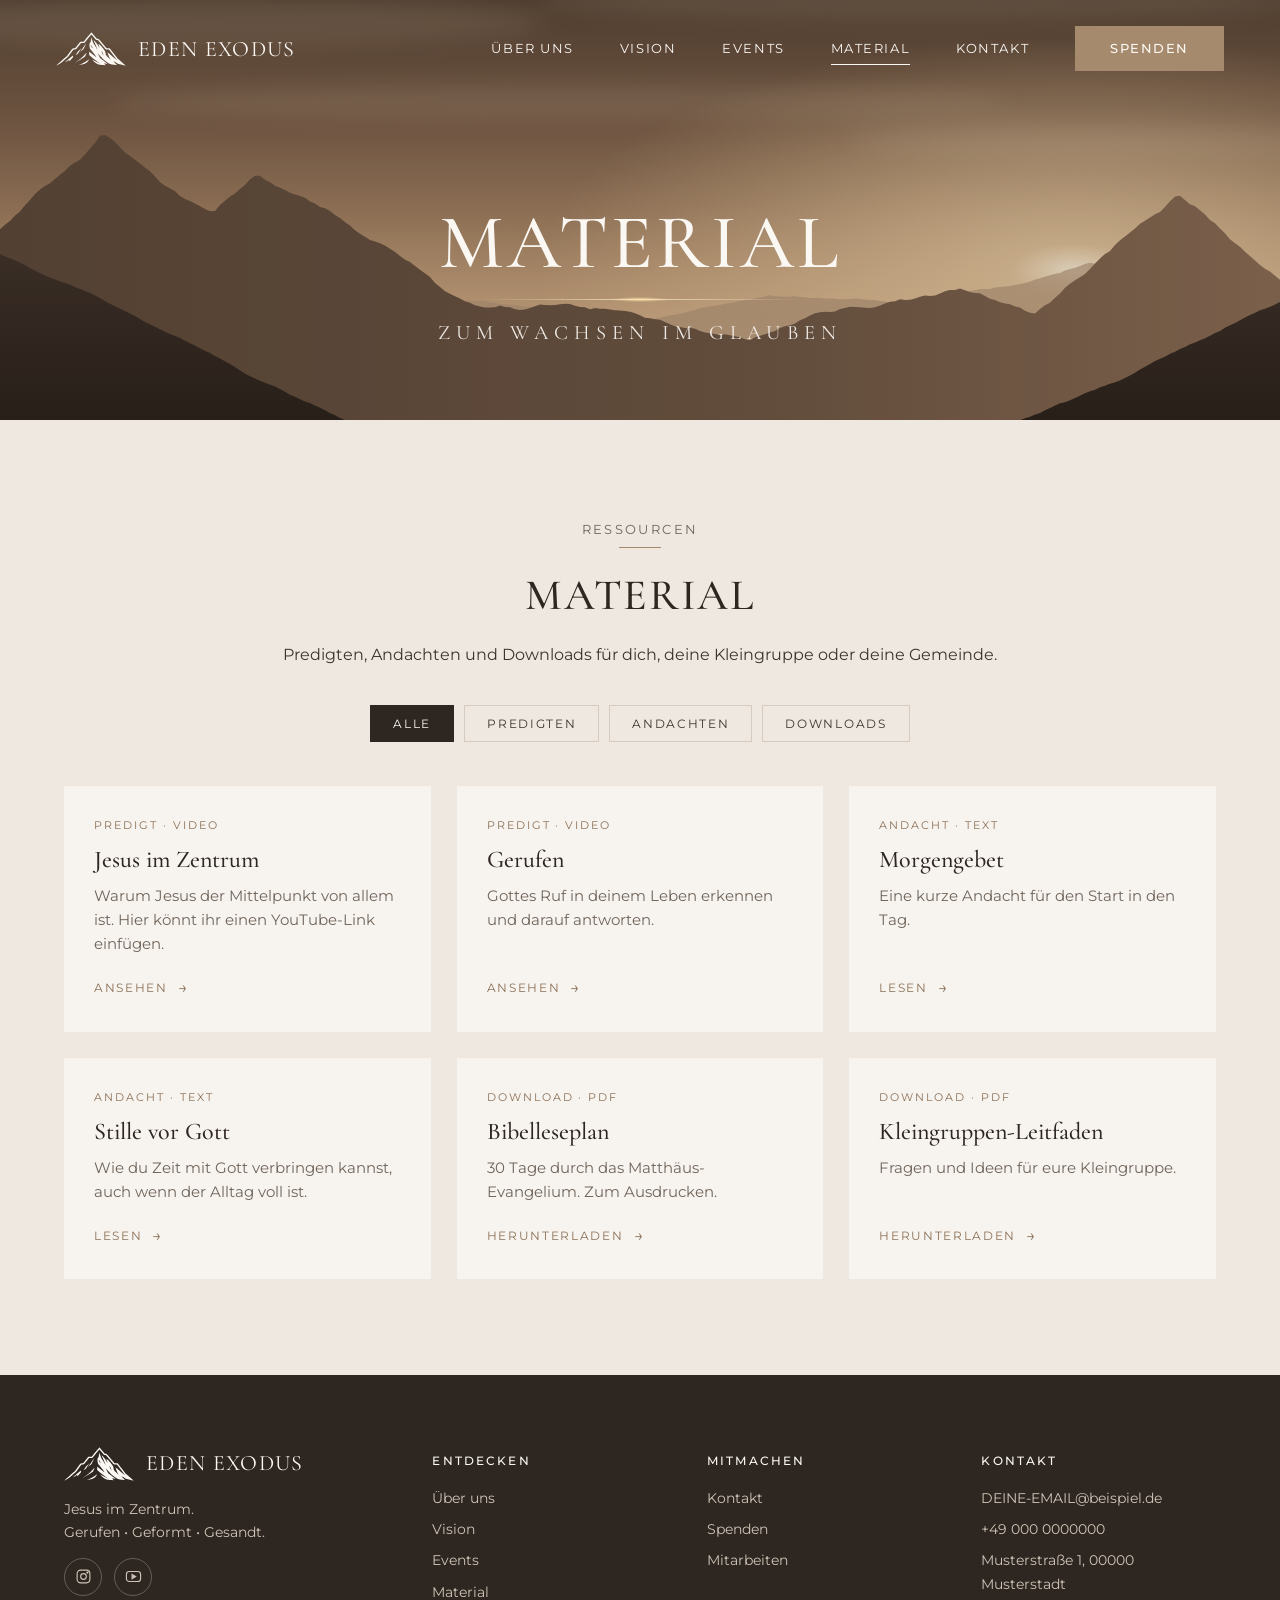
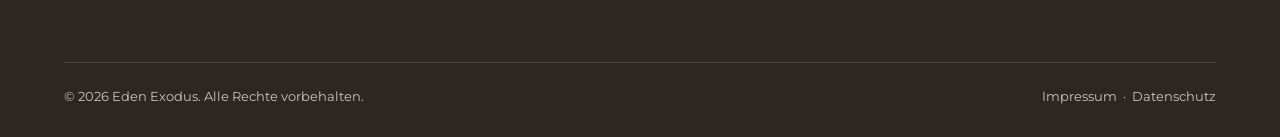
<file: eden-exodus-website/material.html>
<!DOCTYPE html>
<html lang="de">
<head>
<meta charset="utf-8">
<meta name="viewport" content="width=device-width, initial-scale=1">
<title>Material – Eden Exodus</title>
<meta name="description" content="Predigten, Andachten und Downloads von Eden Exodus.">
<meta property="og:title" content="Material – Eden Exodus">
<meta property="og:description" content="Predigten, Andachten und Downloads von Eden Exodus.">
<meta name="theme-color" content="#2e2620">
<link rel="icon" href="assets/img/favicon.svg" type="image/svg+xml">
<link rel="preconnect" href="https://fonts.googleapis.com">
<link rel="preconnect" href="https://fonts.gstatic.com" crossorigin>
<link href="https://fonts.googleapis.com/css2?family=Cormorant+Garamond:ital,wght@0,500;0,600;1,500&family=Montserrat:wght@400;500;600&display=swap" rel="stylesheet">
<link rel="stylesheet" href="assets/css/style.css">
</head>
<body>
<header class="site-header">
  <div class="container">
    <a class="brand" href="index.html" aria-label="Eden Exodus – Startseite"><img class="logo-img" src="assets/img/logo-white.svg" alt="" width="680" height="331"><span>EDEN EXODUS</span></a>
    <button class="nav-toggle" aria-label="Menü öffnen" aria-expanded="false"><span></span><span></span><span></span></button>
    <nav class="nav" aria-label="Hauptmenü"><a href="ueber-uns.html">Über uns</a><a href="vision.html">Vision</a><a href="events.html">Events</a><a href="material.html" aria-current="page">Material</a><a href="kontakt.html">Kontakt</a><a class="btn btn-gold" href="spenden.html">Spenden</a></nav>
  </div>
</header>
<main>
<section class="page-hero">
  <div>
    <h1>Material</h1>
    <div class="hero-line"></div>
    <p>Zum Wachsen im Glauben</p>
  </div>
</section>
<section class="section">
  <div class="container">
    <div class="center"><div class="eyebrow">Ressourcen</div><h2>Material</h2><p class="narrow" style="margin-bottom:36px">Predigten, Andachten und Downloads für dich, deine Kleingruppe oder deine Gemeinde.</p></div>
    <div class="filter">
      <button class="active" data-cat="alle">Alle</button>
      <button data-cat="predigt">Predigten</button>
      <button data-cat="andacht">Andachten</button>
      <button data-cat="download">Downloads</button>
    </div>
    <div class="material-grid">
<article class="material reveal" data-cat="predigt"><span class="type">Predigt · Video</span><h3>Jesus im Zentrum</h3><p>Warum Jesus der Mittelpunkt von allem ist. Hier könnt ihr einen YouTube-Link einfügen.</p><a class="link-arrow" href="#">Ansehen</a></article>
<article class="material reveal" data-cat="predigt"><span class="type">Predigt · Video</span><h3>Gerufen</h3><p>Gottes Ruf in deinem Leben erkennen und darauf antworten.</p><a class="link-arrow" href="#">Ansehen</a></article>
<article class="material reveal" data-cat="andacht"><span class="type">Andacht · Text</span><h3>Morgengebet</h3><p>Eine kurze Andacht für den Start in den Tag.</p><a class="link-arrow" href="#">Lesen</a></article>
<article class="material reveal" data-cat="andacht"><span class="type">Andacht · Text</span><h3>Stille vor Gott</h3><p>Wie du Zeit mit Gott verbringen kannst, auch wenn der Alltag voll ist.</p><a class="link-arrow" href="#">Lesen</a></article>
<article class="material reveal" data-cat="download"><span class="type">Download · PDF</span><h3>Bibelleseplan</h3><p>30 Tage durch das Matthäus-Evangelium. Zum Ausdrucken.</p><a class="link-arrow" href="#">Herunterladen</a></article>
<article class="material reveal" data-cat="download"><span class="type">Download · PDF</span><h3>Kleingruppen-Leitfaden</h3><p>Fragen und Ideen für eure Kleingruppe.</p><a class="link-arrow" href="#">Herunterladen</a></article>
    </div>
  </div>
</section>
</main>
<footer class="site-footer">
  <div class="container">
    <div class="footer-grid">
      <div>
        <a class="brand" href="index.html"><img class="logo-img" src="assets/img/logo-white.svg" alt="" width="680" height="331"><span>EDEN EXODUS</span></a>
        <p>Jesus im Zentrum.<br>Gerufen • Geformt • Gesandt.</p>
        <div class="socials">
          <a data-site="instagram" data-hide-empty href="#" aria-label="Instagram" target="_blank" rel="noopener"><svg viewBox="0 0 24 24" fill="none" stroke="currentColor" stroke-width="1.6"><rect x="3" y="3" width="18" height="18" rx="5"/><circle cx="12" cy="12" r="4"/><circle cx="17.5" cy="6.5" r=".8" fill="currentColor"/></svg></a>
          <a data-site="youtube" data-hide-empty href="#" aria-label="YouTube" target="_blank" rel="noopener"><svg viewBox="0 0 24 24" fill="none" stroke="currentColor" stroke-width="1.6"><rect x="2" y="5" width="20" height="14" rx="4"/><path d="M10 9l5 3-5 3z" fill="currentColor"/></svg></a>
        </div>
      </div>
      <div>
        <h4>Entdecken</h4>
        <ul><li><a href="ueber-uns.html">Über uns</a></li><li><a href="vision.html">Vision</a></li><li><a href="events.html">Events</a></li><li><a href="material.html">Material</a></li></ul>
      </div>
      <div>
        <h4>Mitmachen</h4>
        <ul><li><a href="kontakt.html">Kontakt</a></li><li><a href="spenden.html">Spenden</a></li><li><a href="kontakt.html#form">Mitarbeiten</a></li></ul>
      </div>
      <div>
        <h4>Kontakt</h4>
        <ul><li><a data-site="email" href="#"></a></li><li><a data-site="phone" href="#"></a></li><li data-site="address"></li></ul>
      </div>
    </div>
    <div class="footer-bottom">
      <span>© <span data-year></span> Eden Exodus. Alle Rechte vorbehalten.</span>
      <span><a href="impressum.html">Impressum</a> &nbsp;·&nbsp; <a href="datenschutz.html">Datenschutz</a></span>
    </div>
  </div>
</footer>
<script src="assets/js/config.js"></script>
<script src="assets/js/events.js"></script>
<script src="assets/js/main.js"></script>
</body>
</html>
</file>
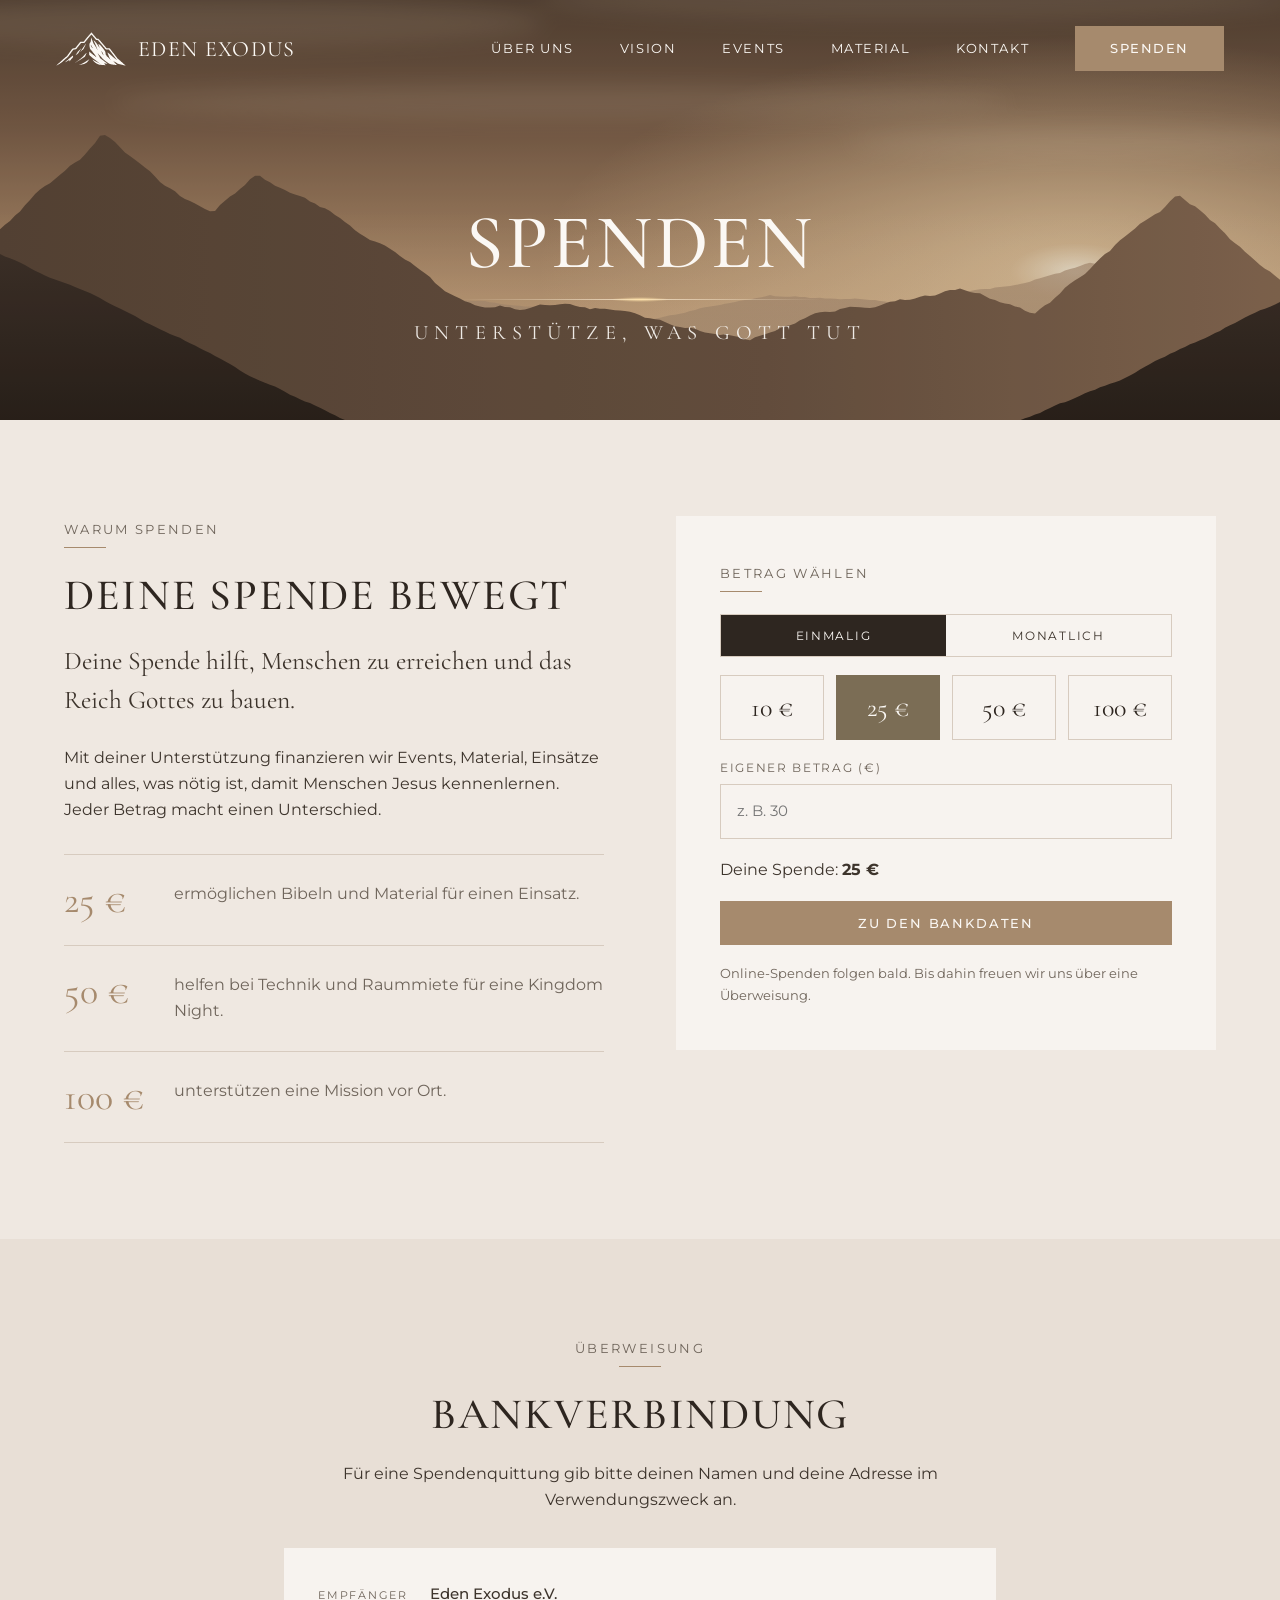
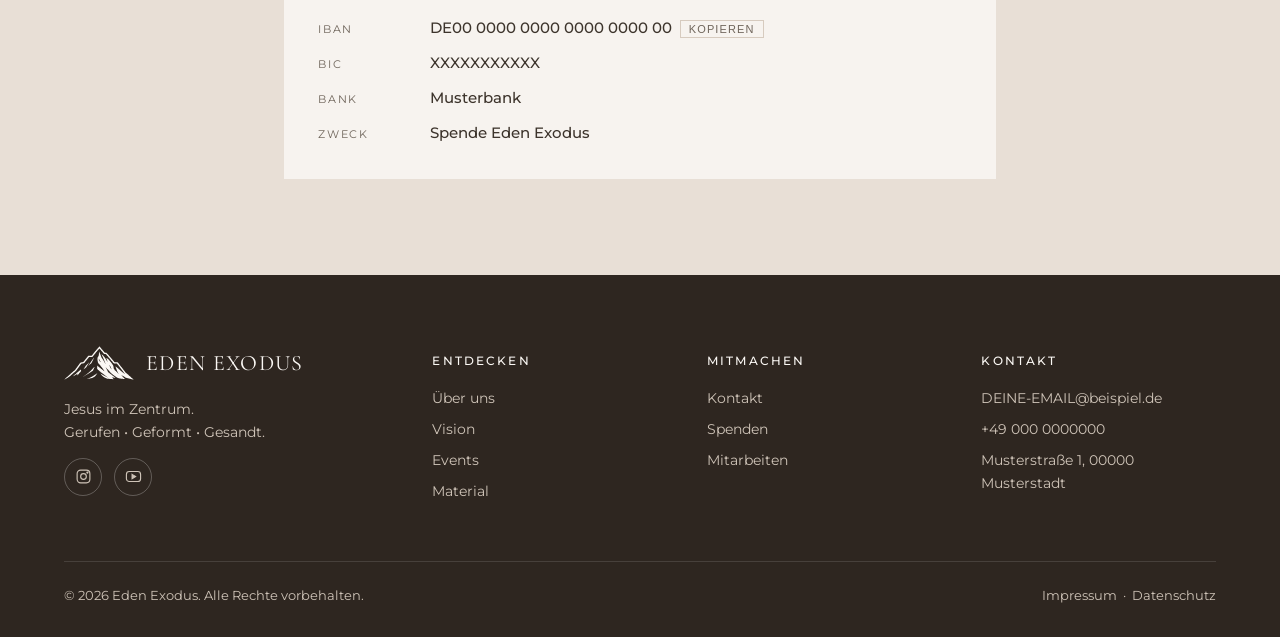
<file: eden-exodus-website/spenden.html>
<!DOCTYPE html>
<html lang="de">
<head>
<meta charset="utf-8">
<meta name="viewport" content="width=device-width, initial-scale=1">
<title>Spenden – Eden Exodus</title>
<meta name="description" content="Unterstütze die Arbeit von Eden Exodus mit deiner Spende.">
<meta property="og:title" content="Spenden – Eden Exodus">
<meta property="og:description" content="Unterstütze die Arbeit von Eden Exodus mit deiner Spende.">
<meta name="theme-color" content="#2e2620">
<link rel="icon" href="assets/img/favicon.svg" type="image/svg+xml">
<link rel="preconnect" href="https://fonts.googleapis.com">
<link rel="preconnect" href="https://fonts.gstatic.com" crossorigin>
<link href="https://fonts.googleapis.com/css2?family=Cormorant+Garamond:ital,wght@0,500;0,600;1,500&family=Montserrat:wght@400;500;600&display=swap" rel="stylesheet">
<link rel="stylesheet" href="assets/css/style.css">
</head>
<body>
<header class="site-header">
  <div class="container">
    <a class="brand" href="index.html" aria-label="Eden Exodus – Startseite"><img class="logo-img" src="assets/img/logo-white.svg" alt="" width="680" height="331"><span>EDEN EXODUS</span></a>
    <button class="nav-toggle" aria-label="Menü öffnen" aria-expanded="false"><span></span><span></span><span></span></button>
    <nav class="nav" aria-label="Hauptmenü"><a href="ueber-uns.html">Über uns</a><a href="vision.html">Vision</a><a href="events.html">Events</a><a href="material.html">Material</a><a href="kontakt.html">Kontakt</a><a class="btn btn-gold" href="spenden.html" aria-current="page">Spenden</a></nav>
  </div>
</header>
<main>
<section class="page-hero">
  <div>
    <h1>Spenden</h1>
    <div class="hero-line"></div>
    <p>Unterstütze, was Gott tut</p>
  </div>
</section>
<section class="section">
  <div class="container two-col" style="align-items:start">
    <div class="reveal">
      <div class="eyebrow">Warum spenden</div>
      <h2>Deine Spende bewegt</h2>
      <p class="lead">Deine Spende hilft, Menschen zu erreichen und das Reich Gottes zu bauen.</p>
      <p>Mit deiner Unterstützung finanzieren wir Events, Material, Einsätze und alles, was nötig ist, damit Menschen Jesus kennenlernen. Jeder Betrag macht einen Unterschied.</p>
      <ul class="values" style="margin-top:30px">
        <li><span class="num">25 €</span><div><p>ermöglichen Bibeln und Material für einen Einsatz.</p></div></li>
        <li><span class="num">50 €</span><div><p>helfen bei Technik und Raummiete für eine Kingdom Night.</p></div></li>
        <li><span class="num">100 €</span><div><p>unterstützen eine Mission vor Ort.</p></div></li>
      </ul>
    </div>
    <div id="donate" class="donate-box reveal">
      <div class="eyebrow">Betrag wählen</div>
      <div class="form">
        <div class="toggle"><button class="active" data-monthly="0">Einmalig</button><button data-monthly="1">Monatlich</button></div>
        <div class="amounts">
          <button data-amount="10">10 €</button><button class="active" data-amount="25">25 €</button><button data-amount="50">50 €</button><button data-amount="100">100 €</button>
        </div>
        <div><label for="custom-amount">Eigener Betrag (€)</label><input id="custom-amount" type="number" min="1" inputmode="numeric" placeholder="z. B. 30"></div>
        <p style="margin:0">Deine Spende: <strong data-amount-out></strong></p>
        <div><button id="donate-go" class="btn btn-gold" type="button" style="width:100%">Jetzt spenden</button></div>
        <p id="donate-hint" class="form-note" style="margin:0"></p>
      </div>
    </div>
  </div>
</section>

<section class="section alt" id="bank">
  <div class="container narrow">
    <div class="center"><div class="eyebrow">Überweisung</div><h2>Bankverbindung</h2><p style="margin-bottom:34px">Für eine Spendenquittung gib bitte deinen Namen und deine Adresse im Verwendungszweck an.</p></div>
    <div class="bank reveal" style="background:var(--paper)">
      <dl>
        <dt>Empfänger</dt><dd data-site="bankOwner"></dd>
        <dt>IBAN</dt><dd><span data-site="iban"></span><button class="copy" data-copy="iban">Kopieren</button></dd>
        <dt>BIC</dt><dd data-site="bic"></dd>
        <dt>Bank</dt><dd data-site="bankName"></dd>
        <dt>Zweck</dt><dd>Spende Eden Exodus</dd>
      </dl>
    </div>
  </div>
</section>
</main>
<footer class="site-footer">
  <div class="container">
    <div class="footer-grid">
      <div>
        <a class="brand" href="index.html"><img class="logo-img" src="assets/img/logo-white.svg" alt="" width="680" height="331"><span>EDEN EXODUS</span></a>
        <p>Jesus im Zentrum.<br>Gerufen • Geformt • Gesandt.</p>
        <div class="socials">
          <a data-site="instagram" data-hide-empty href="#" aria-label="Instagram" target="_blank" rel="noopener"><svg viewBox="0 0 24 24" fill="none" stroke="currentColor" stroke-width="1.6"><rect x="3" y="3" width="18" height="18" rx="5"/><circle cx="12" cy="12" r="4"/><circle cx="17.5" cy="6.5" r=".8" fill="currentColor"/></svg></a>
          <a data-site="youtube" data-hide-empty href="#" aria-label="YouTube" target="_blank" rel="noopener"><svg viewBox="0 0 24 24" fill="none" stroke="currentColor" stroke-width="1.6"><rect x="2" y="5" width="20" height="14" rx="4"/><path d="M10 9l5 3-5 3z" fill="currentColor"/></svg></a>
        </div>
      </div>
      <div>
        <h4>Entdecken</h4>
        <ul><li><a href="ueber-uns.html">Über uns</a></li><li><a href="vision.html">Vision</a></li><li><a href="events.html">Events</a></li><li><a href="material.html">Material</a></li></ul>
      </div>
      <div>
        <h4>Mitmachen</h4>
        <ul><li><a href="kontakt.html">Kontakt</a></li><li><a href="spenden.html">Spenden</a></li><li><a href="kontakt.html#form">Mitarbeiten</a></li></ul>
      </div>
      <div>
        <h4>Kontakt</h4>
        <ul><li><a data-site="email" href="#"></a></li><li><a data-site="phone" href="#"></a></li><li data-site="address"></li></ul>
      </div>
    </div>
    <div class="footer-bottom">
      <span>© <span data-year></span> Eden Exodus. Alle Rechte vorbehalten.</span>
      <span><a href="impressum.html">Impressum</a> &nbsp;·&nbsp; <a href="datenschutz.html">Datenschutz</a></span>
    </div>
  </div>
</footer>
<script src="assets/js/config.js"></script>
<script src="assets/js/events.js"></script>
<script src="assets/js/main.js"></script>
</body>
</html>
</file>
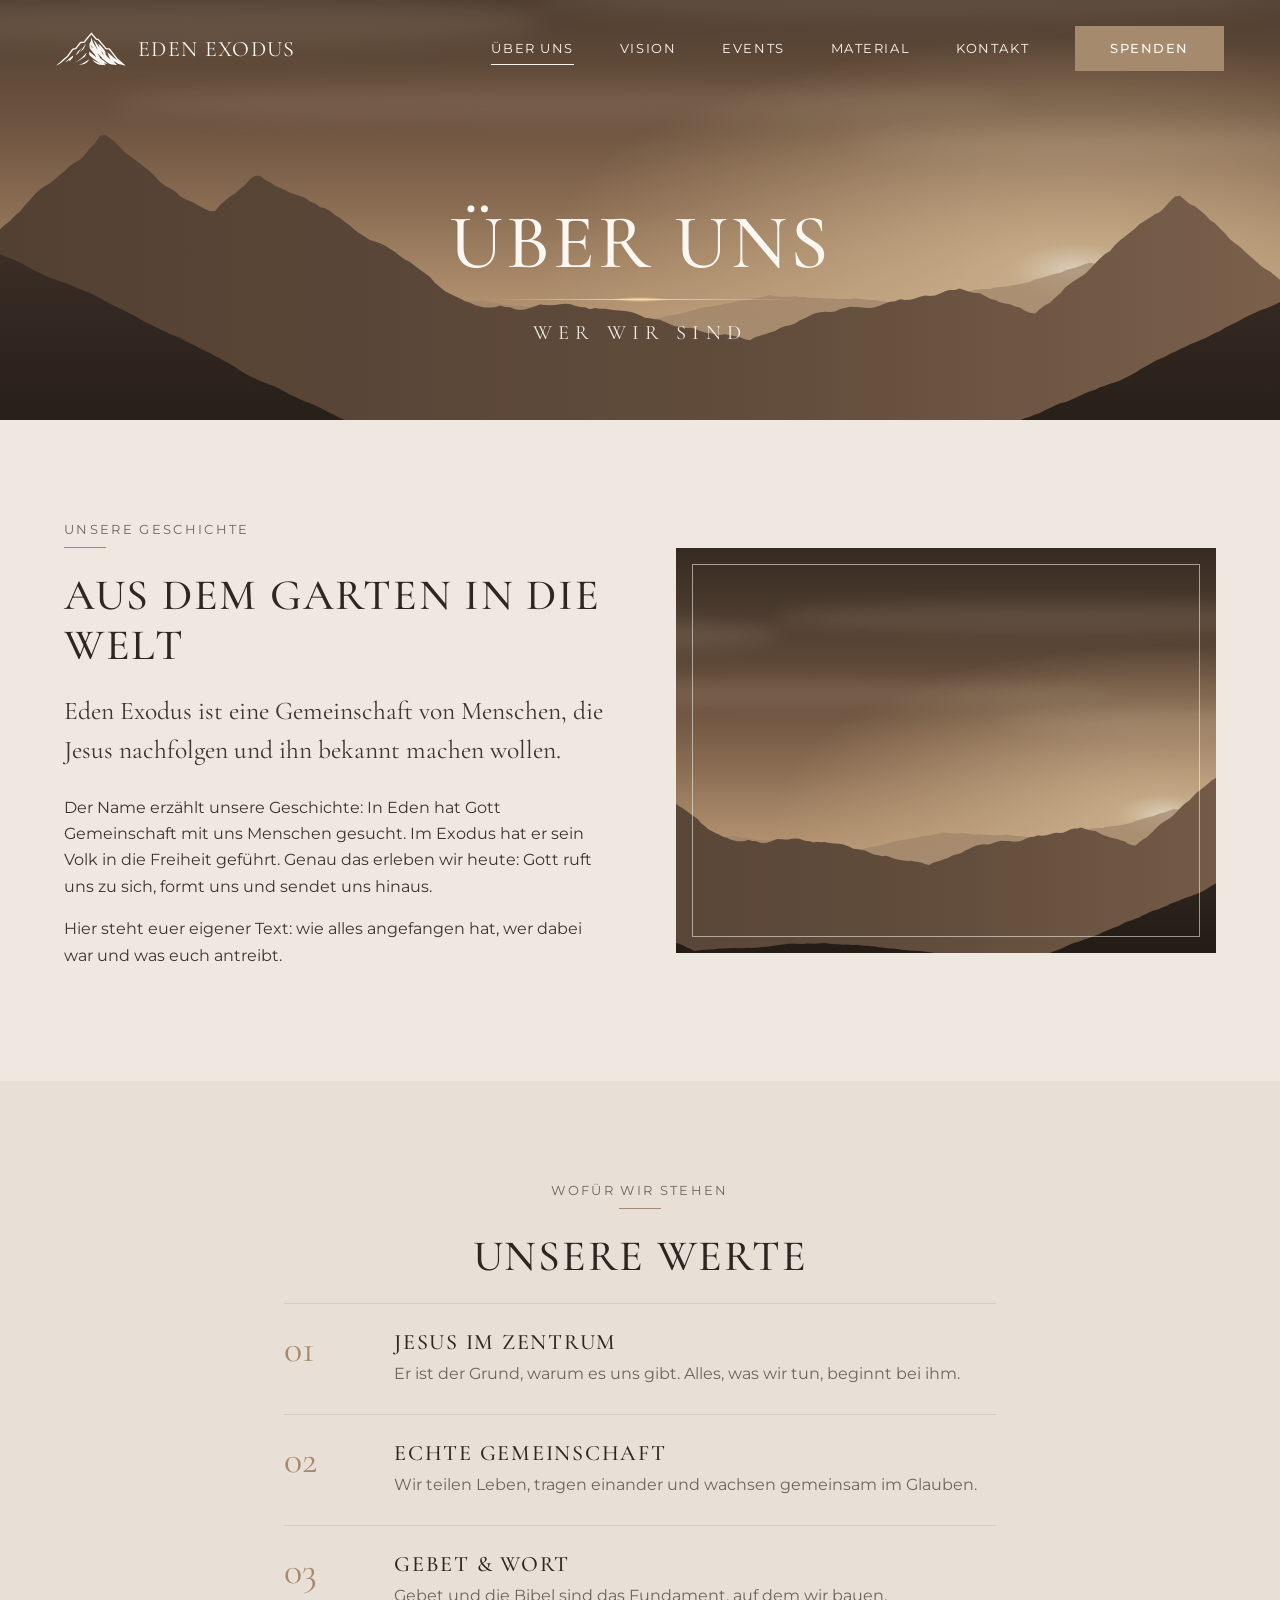
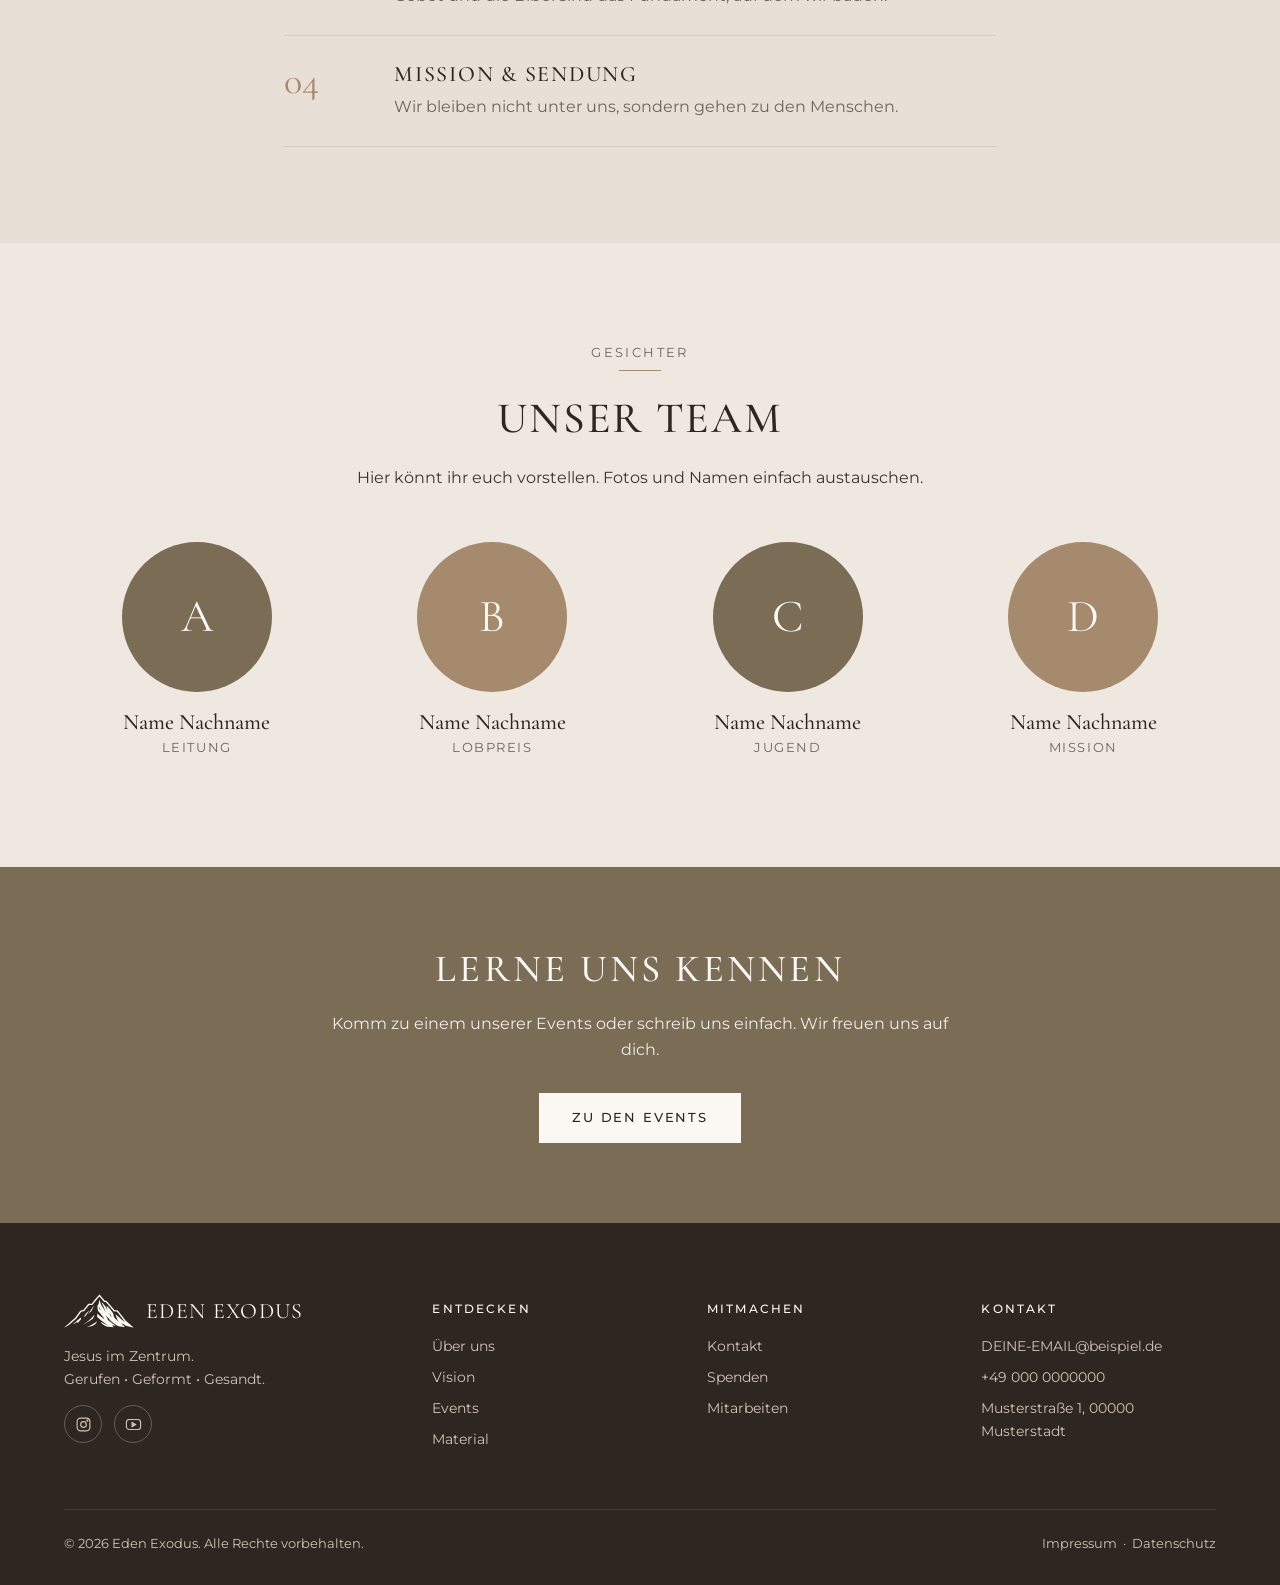
<file: eden-exodus-website/ueber-uns.html>
<!DOCTYPE html>
<html lang="de">
<head>
<meta charset="utf-8">
<meta name="viewport" content="width=device-width, initial-scale=1">
<title>Über uns – Eden Exodus</title>
<meta name="description" content="Wer wir sind: eine Bewegung junger Christen mit Jesus im Zentrum.">
<meta property="og:title" content="Über uns – Eden Exodus">
<meta property="og:description" content="Wer wir sind: eine Bewegung junger Christen mit Jesus im Zentrum.">
<meta name="theme-color" content="#2e2620">
<link rel="icon" href="assets/img/favicon.svg" type="image/svg+xml">
<link rel="preconnect" href="https://fonts.googleapis.com">
<link rel="preconnect" href="https://fonts.gstatic.com" crossorigin>
<link href="https://fonts.googleapis.com/css2?family=Cormorant+Garamond:ital,wght@0,500;0,600;1,500&family=Montserrat:wght@400;500;600&display=swap" rel="stylesheet">
<link rel="stylesheet" href="assets/css/style.css">
</head>
<body>
<header class="site-header">
  <div class="container">
    <a class="brand" href="index.html" aria-label="Eden Exodus – Startseite"><img class="logo-img" src="assets/img/logo-white.svg" alt="" width="680" height="331"><span>EDEN EXODUS</span></a>
    <button class="nav-toggle" aria-label="Menü öffnen" aria-expanded="false"><span></span><span></span><span></span></button>
    <nav class="nav" aria-label="Hauptmenü"><a href="ueber-uns.html" aria-current="page">Über uns</a><a href="vision.html">Vision</a><a href="events.html">Events</a><a href="material.html">Material</a><a href="kontakt.html">Kontakt</a><a class="btn btn-gold" href="spenden.html">Spenden</a></nav>
  </div>
</header>
<main>
<section class="page-hero">
  <div>
    <h1>Über uns</h1>
    <div class="hero-line"></div>
    <p>Wer wir sind</p>
  </div>
</section>
<section class="section">
  <div class="container two-col">
    <div class="reveal">
      <div class="eyebrow">Unsere Geschichte</div>
      <h2>Aus dem Garten in die Welt</h2>
      <p class="lead">Eden Exodus ist eine Gemeinschaft von Menschen, die Jesus nachfolgen und ihn bekannt machen wollen.</p>
      <p>Der Name erzählt unsere Geschichte: In Eden hat Gott Gemeinschaft mit uns Menschen gesucht. Im Exodus hat er sein Volk in die Freiheit geführt. Genau das erleben wir heute: Gott ruft uns zu sich, formt uns und sendet uns hinaus.</p>
      <p>Hier steht euer eigener Text: wie alles angefangen hat, wer dabei war und was euch antreibt.</p>
    </div>
    <div class="media-frame reveal" role="img" aria-label="Berglandschaft im Abendlicht"></div>
  </div>
</section>

<section class="section alt">
  <div class="container narrow">
    <div class="center"><div class="eyebrow">Wofür wir stehen</div><h2>Unsere Werte</h2></div>
    <ul class="values">
      <li class="reveal"><span class="num">01</span><div><h3>Jesus im Zentrum</h3><p>Er ist der Grund, warum es uns gibt. Alles, was wir tun, beginnt bei ihm.</p></div></li>
      <li class="reveal"><span class="num">02</span><div><h3>Echte Gemeinschaft</h3><p>Wir teilen Leben, tragen einander und wachsen gemeinsam im Glauben.</p></div></li>
      <li class="reveal"><span class="num">03</span><div><h3>Gebet &amp; Wort</h3><p>Gebet und die Bibel sind das Fundament, auf dem wir bauen.</p></div></li>
      <li class="reveal"><span class="num">04</span><div><h3>Mission &amp; Sendung</h3><p>Wir bleiben nicht unter uns, sondern gehen zu den Menschen.</p></div></li>
    </ul>
  </div>
</section>

<section class="section">
  <div class="container">
    <div class="center"><div class="eyebrow">Gesichter</div><h2>Unser Team</h2><p class="narrow" style="margin-bottom:50px">Hier könnt ihr euch vorstellen. Fotos und Namen einfach austauschen.</p></div>
    <div class="team">
      <div class="member reveal"><div class="avatar">A</div><h3>Name Nachname</h3><p>Leitung</p></div>
      <div class="member reveal"><div class="avatar" style="background:var(--gold)">B</div><h3>Name Nachname</h3><p>Lobpreis</p></div>
      <div class="member reveal"><div class="avatar">C</div><h3>Name Nachname</h3><p>Jugend</p></div>
      <div class="member reveal"><div class="avatar" style="background:var(--gold)">D</div><h3>Name Nachname</h3><p>Mission</p></div>
    </div>
  </div>
</section>

<section class="banner">
  <div class="container">
    <h2>Lerne uns kennen</h2>
    <p>Komm zu einem unserer Events oder schreib uns einfach. Wir freuen uns auf dich.</p>
    <a class="btn btn-light" href="events.html">Zu den Events</a>
  </div>
</section>
</main>
<footer class="site-footer">
  <div class="container">
    <div class="footer-grid">
      <div>
        <a class="brand" href="index.html"><img class="logo-img" src="assets/img/logo-white.svg" alt="" width="680" height="331"><span>EDEN EXODUS</span></a>
        <p>Jesus im Zentrum.<br>Gerufen • Geformt • Gesandt.</p>
        <div class="socials">
          <a data-site="instagram" data-hide-empty href="#" aria-label="Instagram" target="_blank" rel="noopener"><svg viewBox="0 0 24 24" fill="none" stroke="currentColor" stroke-width="1.6"><rect x="3" y="3" width="18" height="18" rx="5"/><circle cx="12" cy="12" r="4"/><circle cx="17.5" cy="6.5" r=".8" fill="currentColor"/></svg></a>
          <a data-site="youtube" data-hide-empty href="#" aria-label="YouTube" target="_blank" rel="noopener"><svg viewBox="0 0 24 24" fill="none" stroke="currentColor" stroke-width="1.6"><rect x="2" y="5" width="20" height="14" rx="4"/><path d="M10 9l5 3-5 3z" fill="currentColor"/></svg></a>
        </div>
      </div>
      <div>
        <h4>Entdecken</h4>
        <ul><li><a href="ueber-uns.html">Über uns</a></li><li><a href="vision.html">Vision</a></li><li><a href="events.html">Events</a></li><li><a href="material.html">Material</a></li></ul>
      </div>
      <div>
        <h4>Mitmachen</h4>
        <ul><li><a href="kontakt.html">Kontakt</a></li><li><a href="spenden.html">Spenden</a></li><li><a href="kontakt.html#form">Mitarbeiten</a></li></ul>
      </div>
      <div>
        <h4>Kontakt</h4>
        <ul><li><a data-site="email" href="#"></a></li><li><a data-site="phone" href="#"></a></li><li data-site="address"></li></ul>
      </div>
    </div>
    <div class="footer-bottom">
      <span>© <span data-year></span> Eden Exodus. Alle Rechte vorbehalten.</span>
      <span><a href="impressum.html">Impressum</a> &nbsp;·&nbsp; <a href="datenschutz.html">Datenschutz</a></span>
    </div>
  </div>
</footer>
<script src="assets/js/config.js"></script>
<script src="assets/js/events.js"></script>
<script src="assets/js/main.js"></script>
</body>
</html>
</file>
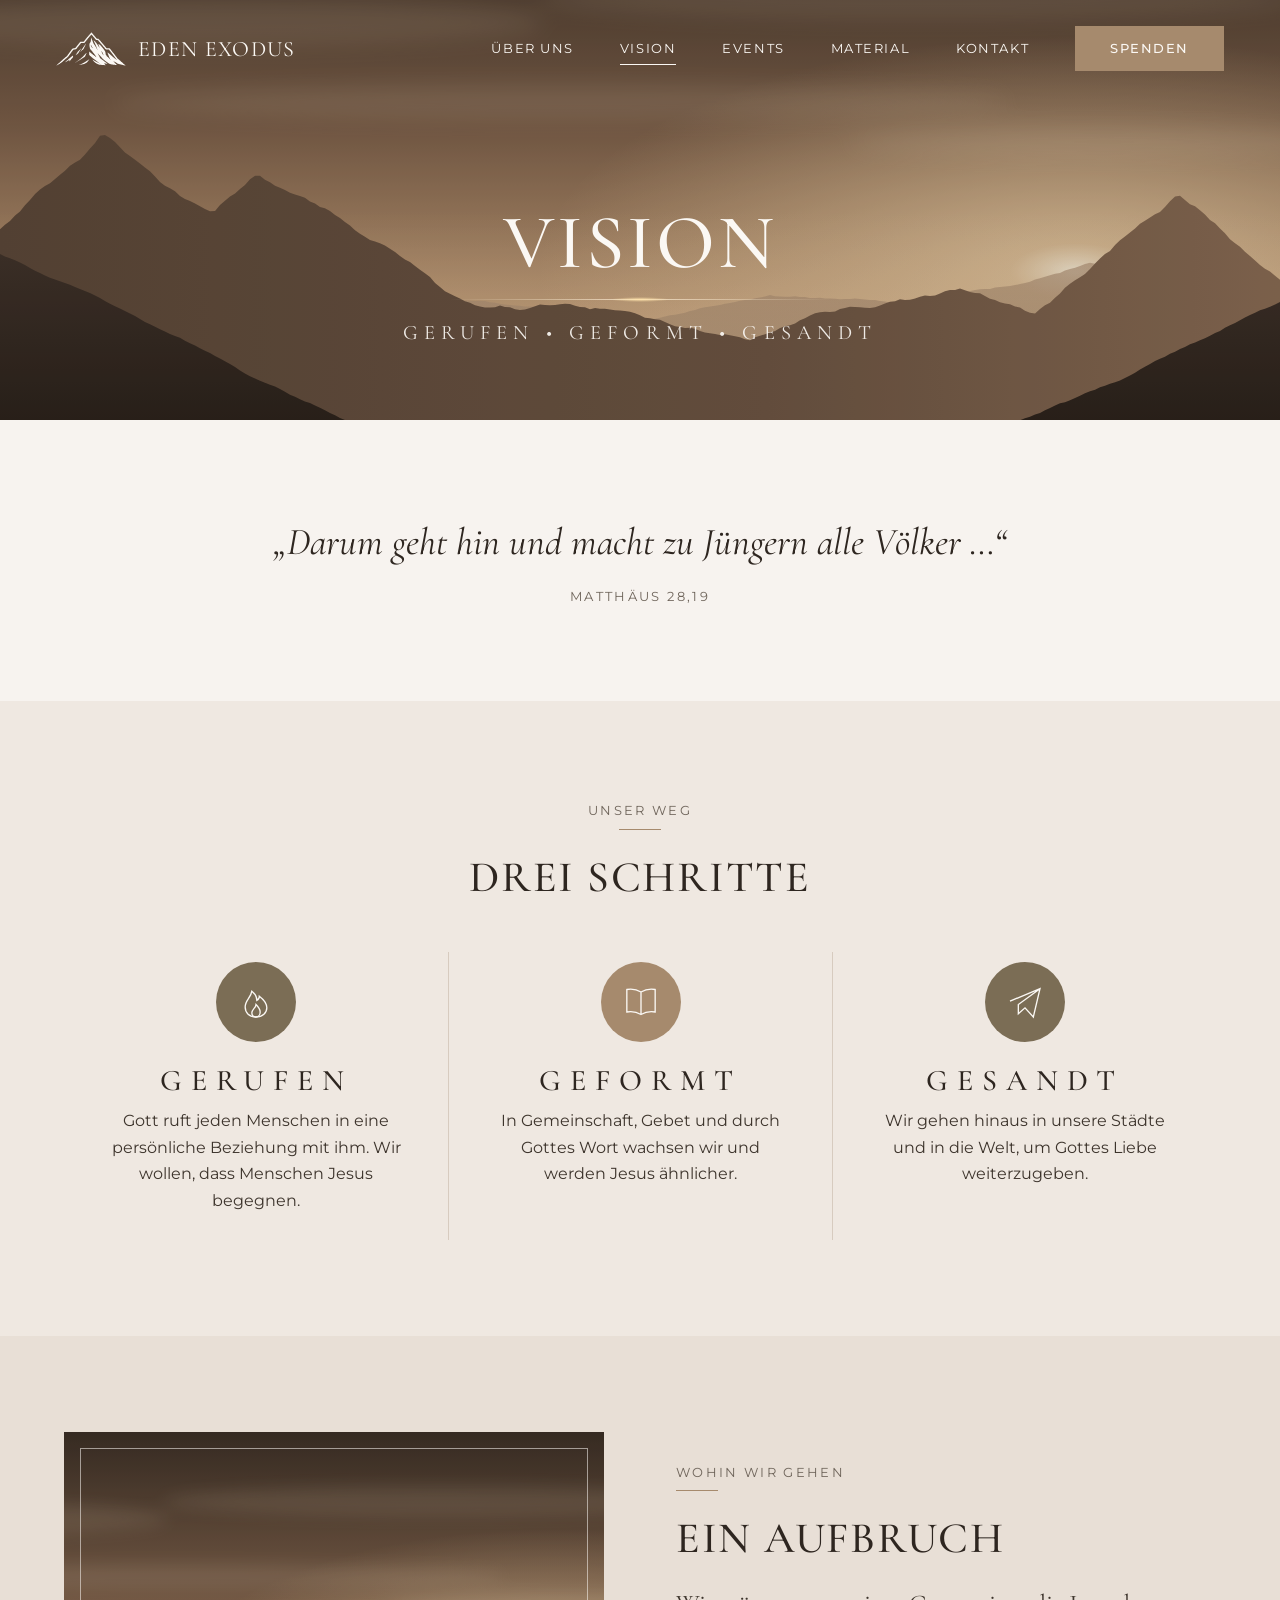
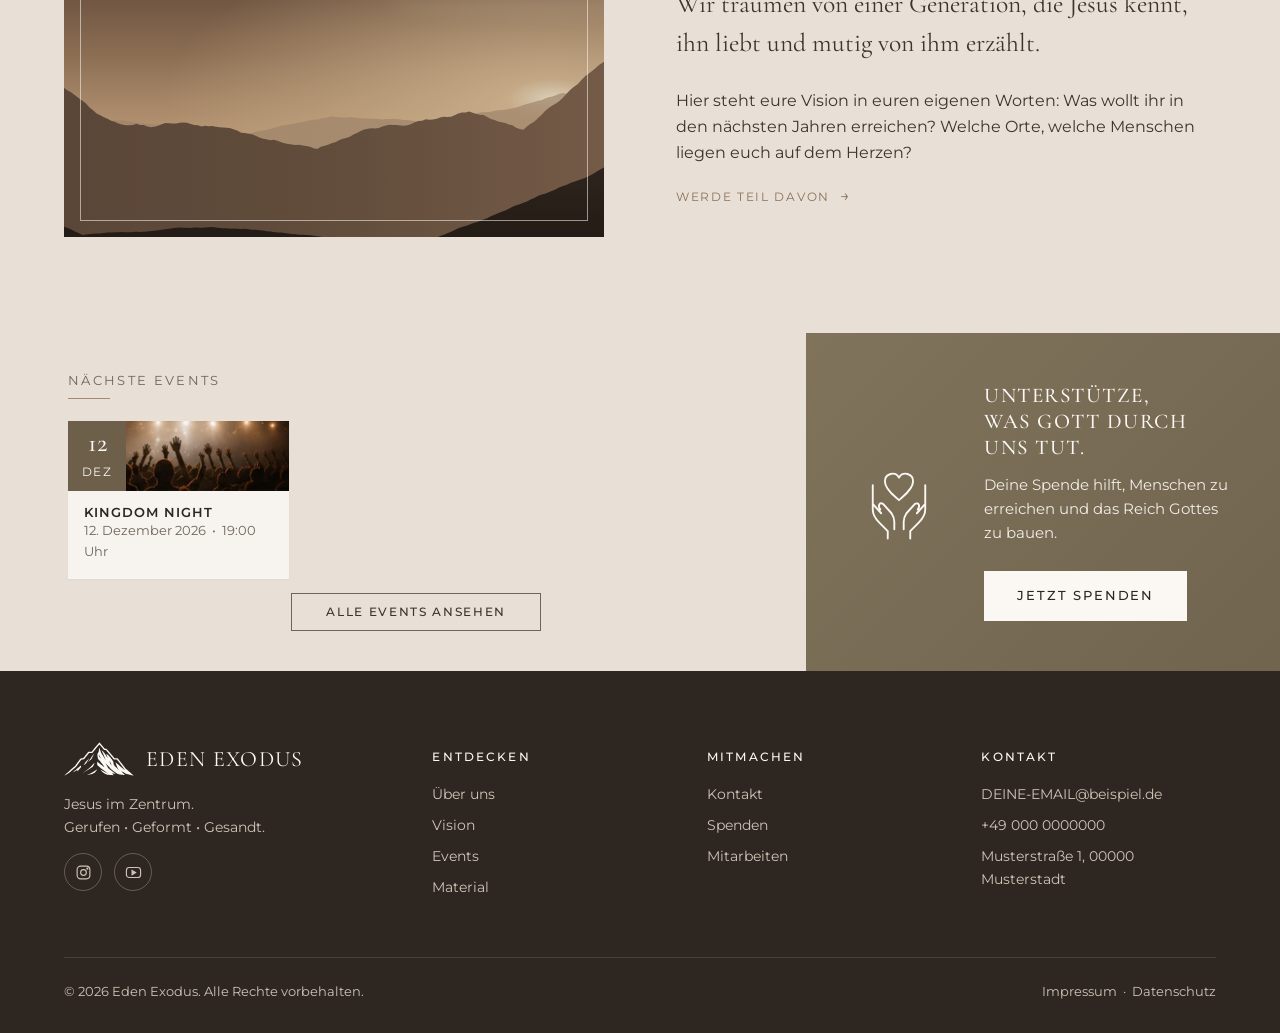
<file: eden-exodus-website/vision.html>
<!DOCTYPE html>
<html lang="de">
<head>
<meta charset="utf-8">
<meta name="viewport" content="width=device-width, initial-scale=1">
<title>Vision – Eden Exodus</title>
<meta name="description" content="Unsere Vision: Gerufen, geformt, gesandt.">
<meta property="og:title" content="Vision – Eden Exodus">
<meta property="og:description" content="Unsere Vision: Gerufen, geformt, gesandt.">
<meta name="theme-color" content="#2e2620">
<link rel="icon" href="assets/img/favicon.svg" type="image/svg+xml">
<link rel="preconnect" href="https://fonts.googleapis.com">
<link rel="preconnect" href="https://fonts.gstatic.com" crossorigin>
<link href="https://fonts.googleapis.com/css2?family=Cormorant+Garamond:ital,wght@0,500;0,600;1,500&family=Montserrat:wght@400;500;600&display=swap" rel="stylesheet">
<link rel="stylesheet" href="assets/css/style.css">
</head>
<body>
<header class="site-header">
  <div class="container">
    <a class="brand" href="index.html" aria-label="Eden Exodus – Startseite"><img class="logo-img" src="assets/img/logo-white.svg" alt="" width="680" height="331"><span>EDEN EXODUS</span></a>
    <button class="nav-toggle" aria-label="Menü öffnen" aria-expanded="false"><span></span><span></span><span></span></button>
    <nav class="nav" aria-label="Hauptmenü"><a href="ueber-uns.html">Über uns</a><a href="vision.html" aria-current="page">Vision</a><a href="events.html">Events</a><a href="material.html">Material</a><a href="kontakt.html">Kontakt</a><a class="btn btn-gold" href="spenden.html">Spenden</a></nav>
  </div>
</header>
<main>
<section class="page-hero">
  <div>
    <h1>Vision</h1>
    <div class="hero-line"></div>
    <p>Gerufen • Geformt • Gesandt</p>
  </div>
</section>
<section class="section paper">
  <div class="container">
    <blockquote class="quote reveal">„Darum geht hin und macht zu Jüngern alle Völker …“<cite>Matthäus 28,19</cite></blockquote>
  </div>
</section>

<section class="section">
  <div class="container">
    <div class="center"><div class="eyebrow">Unser Weg</div><h2>Drei Schritte</h2></div>
    <div class="steps" style="margin-top:50px">
      <div class="step reveal"><div class="icon-circle"><svg viewBox="0 0 48 48" fill="none" stroke="currentColor" stroke-width="1.6"><path d="M24 42c-8 0-13-5-13-12 0-8 7-11 8-19 4 3 6 7 6 11 2-1 3-3 3-5 4 3 9 8 9 14 0 6-5 11-13 11z"/><path d="M24 42c-3 0-5-2-5-5 0-4 5-6 5-10 2 2 5 5 5 9 0 3-2 6-5 6z"/></svg></div><h3>Gerufen</h3><p>Gott ruft jeden Menschen in eine persönliche Beziehung mit ihm. Wir wollen, dass Menschen Jesus begegnen.</p></div>
      <div class="step reveal"><div class="icon-circle light"><svg viewBox="0 0 48 48" fill="none" stroke="currentColor" stroke-width="1.6"><path d="M24 12c-5-3-11-4-17-3v27c6-1 12 0 17 3 5-3 11-4 17-3V9c-6-1-12 0-17 3zM24 12v27"/></svg></div><h3>Geformt</h3><p>In Gemeinschaft, Gebet und durch Gottes Wort wachsen wir und werden Jesus ähnlicher.</p></div>
      <div class="step reveal" id="sendung"><div class="icon-circle"><svg viewBox="0 0 48 48" fill="none" stroke="currentColor" stroke-width="1.6"><path d="M6 23 42 8 34 42l-10-11-8 7v-11L42 8"/></svg></div><h3>Gesandt</h3><p>Wir gehen hinaus in unsere Städte und in die Welt, um Gottes Liebe weiterzugeben.</p></div>
    </div>
  </div>
</section>

<section class="section alt">
  <div class="container two-col">
    <div class="media-frame reveal" role="img" aria-label="Berglandschaft im Abendlicht"></div>
    <div class="reveal">
      <div class="eyebrow">Wohin wir gehen</div>
      <h2>Ein Aufbruch</h2>
      <p class="lead">Wir träumen von einer Generation, die Jesus kennt, ihn liebt und mutig von ihm erzählt.</p>
      <p>Hier steht eure Vision in euren eigenen Worten: Was wollt ihr in den nächsten Jahren erreichen? Welche Orte, welche Menschen liegen euch auf dem Herzen?</p>
      <a class="link-arrow" href="kontakt.html#form">Werde Teil davon</a>
    </div>
  </div>
</section>

<section class="split">
  <div class="split-events">
    <div class="eyebrow">Nächste Events</div>
    <div class="event-grid" data-events data-limit="3"></div>
    <div class="events-more"><a class="btn btn-outline" href="events.html">Alle Events ansehen</a></div>
  </div>
  <div class="split-donate">
    <svg viewBox="0 0 96 96" fill="none" stroke="currentColor" stroke-width="2" stroke-linejoin="round" stroke-linecap="round"><path d="M48 46c-4-4-15-11-15-20a8 8 0 0 1 15-4 8 8 0 0 1 15 4c0 9-11 16-15 20z"/><path d="M20 30v26c0 6 3 10 7 14l9 9v8M20 50l9 10M28 56c-3-4-1-8 3-6l9 10c2 3 3 6 3 9v8"/><path d="M76 30v26c0 6-3 10-7 14l-9 9v8M76 50l-9 10M68 56c3-4 1-8-3-6l-9 10c-2 3-3 6-3 9v8"/></svg>
    <div>
      <h2>Unterstütze,<br>was Gott durch uns tut.</h2>
      <p>Deine Spende hilft, Menschen zu erreichen und das Reich Gottes zu bauen.</p>
      <a class="btn btn-light" href="spenden.html">Jetzt spenden</a>
    </div>
  </div>
</section>
</main>
<footer class="site-footer">
  <div class="container">
    <div class="footer-grid">
      <div>
        <a class="brand" href="index.html"><img class="logo-img" src="assets/img/logo-white.svg" alt="" width="680" height="331"><span>EDEN EXODUS</span></a>
        <p>Jesus im Zentrum.<br>Gerufen • Geformt • Gesandt.</p>
        <div class="socials">
          <a data-site="instagram" data-hide-empty href="#" aria-label="Instagram" target="_blank" rel="noopener"><svg viewBox="0 0 24 24" fill="none" stroke="currentColor" stroke-width="1.6"><rect x="3" y="3" width="18" height="18" rx="5"/><circle cx="12" cy="12" r="4"/><circle cx="17.5" cy="6.5" r=".8" fill="currentColor"/></svg></a>
          <a data-site="youtube" data-hide-empty href="#" aria-label="YouTube" target="_blank" rel="noopener"><svg viewBox="0 0 24 24" fill="none" stroke="currentColor" stroke-width="1.6"><rect x="2" y="5" width="20" height="14" rx="4"/><path d="M10 9l5 3-5 3z" fill="currentColor"/></svg></a>
        </div>
      </div>
      <div>
        <h4>Entdecken</h4>
        <ul><li><a href="ueber-uns.html">Über uns</a></li><li><a href="vision.html">Vision</a></li><li><a href="events.html">Events</a></li><li><a href="material.html">Material</a></li></ul>
      </div>
      <div>
        <h4>Mitmachen</h4>
        <ul><li><a href="kontakt.html">Kontakt</a></li><li><a href="spenden.html">Spenden</a></li><li><a href="kontakt.html#form">Mitarbeiten</a></li></ul>
      </div>
      <div>
        <h4>Kontakt</h4>
        <ul><li><a data-site="email" href="#"></a></li><li><a data-site="phone" href="#"></a></li><li data-site="address"></li></ul>
      </div>
    </div>
    <div class="footer-bottom">
      <span>© <span data-year></span> Eden Exodus. Alle Rechte vorbehalten.</span>
      <span><a href="impressum.html">Impressum</a> &nbsp;·&nbsp; <a href="datenschutz.html">Datenschutz</a></span>
    </div>
  </div>
</footer>
<script src="assets/js/config.js"></script>
<script src="assets/js/events.js"></script>
<script src="assets/js/main.js"></script>
</body>
</html>
</file>
<file: eden-exodus-website/assets/css/style.css>
/* ==========================================================
   Eden Exodus – Stylesheet
   Farben und Schriften kannst du hier oben zentral ändern.
   ========================================================== */
:root {
  --dark: #2e2620;          /* sehr dunkles Braun (Texte, Footer) */
  --text: #3d342c;
  --muted: #6f655b;
  --sand: #efe8e1;          /* heller Hintergrund */
  --sand-2: #e8dfd6;
  --paper: #f7f3ef;         /* Karten */
  --gold: #a68a6d;          /* Spenden-Button */
  --gold-dark: #8c7258;
  --olive: #7b6d55;         /* Icon-Kreise, Spendenbereich */
  --olive-2: #6c5f4a;
  --line: #d7cbbf;
  --white: #fbf8f4;
  --serif: "Cormorant Garamond", Georgia, "Times New Roman", serif;
  --sans: "Montserrat", "Helvetica Neue", Arial, sans-serif;
  --max: 1200px;
}

*, *::before, *::after { box-sizing: border-box; }
html { scroll-behavior: smooth; }
body {
  margin: 0;
  font-family: var(--sans);
  font-size: 16px;
  line-height: 1.65;
  color: var(--text);
  background: var(--sand);
  -webkit-font-smoothing: antialiased;
}
img { max-width: 100%; display: block; }
a { color: inherit; }
h1, h2, h3 { font-family: var(--serif); font-weight: 500; color: var(--dark); line-height: 1.15; margin: 0 0 .5em; }
p { margin: 0 0 1em; }
.container { width: 100%; max-width: var(--max); margin: 0 auto; padding: 0 24px; }

/* ---------- Kleine Bausteine ---------- */
.eyebrow {
  font-family: var(--sans); font-size: 13px; letter-spacing: .18em; text-transform: uppercase;
  color: var(--muted); margin: 0 0 22px; display: inline-block; position: relative; padding-bottom: 8px;
}
.eyebrow::after { content: ""; position: absolute; left: 0; bottom: 0; width: 42px; height: 1px; background: var(--gold); }
.center .eyebrow::after { left: 50%; transform: translateX(-50%); }
.center { text-align: center; }

.btn {
  display: inline-block; font-family: var(--sans); font-size: 13px; font-weight: 500;
  letter-spacing: .14em; text-transform: uppercase; text-decoration: none;
  padding: 13px 32px; border: 1px solid transparent; cursor: pointer; transition: all .25s ease;
  background: none;
}
.btn-gold { background: var(--gold); color: var(--white); }
.btn-gold:hover { background: var(--gold-dark); }
.btn-ghost-light { border-color: rgba(251,248,244,.75); color: var(--white); }
.btn-ghost-light:hover { background: rgba(251,248,244,.12); border-color: var(--white); }
.btn-outline { border-color: var(--muted); color: var(--text); }
.btn-outline:hover { background: var(--dark); color: var(--white); border-color: var(--dark); }
.btn-light { background: var(--white); color: var(--dark); }
.btn-light:hover { background: var(--sand-2); }

.link-arrow {
  font-size: 12px; letter-spacing: .14em; text-transform: uppercase; text-decoration: none;
  color: var(--gold-dark); display: inline-flex; align-items: center; gap: 10px;
}
.link-arrow::after { content: "→"; font-size: 16px; transition: transform .2s; }
.link-arrow:hover::after { transform: translateX(4px); }

/* ---------- Kopfzeile / Navigation ---------- */
.site-header {
  position: absolute; top: 0; left: 0; right: 0; z-index: 50;
  padding: 26px 0; color: var(--white);
}
.site-header .container { display: flex; align-items: center; justify-content: space-between; max-width: 1640px; padding: 0 56px; }
.brand { display: flex; align-items: center; gap: 12px; text-decoration: none; }
.brand img, .brand svg { width: 70px; height: auto; }
.brand span { font-family: var(--serif); font-size: 22px; letter-spacing: .06em; }
.nav { display: flex; align-items: center; gap: 46px; }
.nav a {
  font-size: 13px; letter-spacing: .12em; text-transform: uppercase; text-decoration: none;
  position: relative; padding: 4px 0;
}
.nav a:not(.btn)::after {
  content: ""; position: absolute; left: 0; right: 0; bottom: -2px; height: 1px;
  background: currentColor; transform: scaleX(0); transition: transform .25s;
}
.nav a:not(.btn):hover::after, .nav a[aria-current="page"]::after { transform: scaleX(1); }
.nav .btn { padding: 11px 34px; }
.nav-toggle {
  display: none; background: none; border: 0; color: inherit; cursor: pointer; padding: 6px;
}
.nav-toggle span { display: block; width: 26px; height: 2px; background: currentColor; margin: 6px 0; transition: .25s; }

/* ---------- Hero (Startseite) ---------- */
.hero {
  position: relative; min-height: 520px; height: 40vw; max-height: 660px;
  background: #3b2f26 url("../img/hero.svg") center bottom / cover no-repeat;
  color: var(--white); display: flex; align-items: center; justify-content: center; text-align: center;
  padding: 120px 24px 40px;
}
.hero-inner { max-width: 1400px; }
@media (min-width: 861px) { .hero h1 { white-space: nowrap; } }
.hero-logo { width: 150px; margin: 0 auto 8px; }
.logo-img { width: 100%; height: auto; }
.hero-brand { font-family: var(--serif); font-size: 26px; letter-spacing: .08em; margin-bottom: 14px; }
.hero h1 {
  color: var(--white); font-size: clamp(44px, 7.6vw, 112px); letter-spacing: .03em; font-weight: 500;
  margin: 0; text-shadow: 0 2px 30px rgba(30,20,10,.25);
}
.hero-line {
  height: 1px; width: min(640px, 80%); margin: 14px auto 20px;
  background: linear-gradient(90deg, transparent, rgba(255,240,215,.75) 50%, transparent);
  position: relative;
}
.hero-line::after {
  content: ""; position: absolute; left: 50%; top: -2px; width: 60px; height: 5px; transform: translateX(-50%);
  background: radial-gradient(ellipse, rgba(255,226,170,.95), transparent 70%);
}
.hero-tagline {
  font-family: var(--serif); font-size: clamp(16px, 1.6vw, 22px); letter-spacing: .45em; text-transform: uppercase;
  margin-bottom: 38px;
}
.hero-tagline .dot { display: inline-block; margin: 0 .9em; letter-spacing: 0; }

/* ---------- Seiten-Hero (Unterseiten) ---------- */
.page-hero {
  position: relative; min-height: 420px;
  background: #3b2f26 url("../img/hero.svg") center 70% / cover no-repeat;
  color: var(--white); display: flex; align-items: flex-end; justify-content: center; text-align: center;
  padding: 150px 24px 70px;
}
.page-hero h1 { color: var(--white); font-size: clamp(40px, 6vw, 80px); letter-spacing: .04em; margin: 0; text-transform: uppercase; }
.page-hero p { font-family: var(--serif); font-size: clamp(17px, 1.6vw, 22px); letter-spacing: .3em; text-transform: uppercase; margin: 0; opacity: .92; }
.page-hero .hero-line { margin: 12px auto 16px; }

/* ---------- Drei Säulen ---------- */
.pillars { background: var(--sand); padding: 26px 0; }
.pillars .container { display: grid; grid-template-columns: repeat(3, 1fr); max-width: 1500px; }
.pillar { display: flex; gap: 28px; align-items: flex-start; padding: 22px 40px; justify-content: center; }
.pillar + .pillar { border-left: 1px solid var(--line); }
.icon-circle {
  flex: 0 0 80px; width: 80px; height: 80px; border-radius: 50%;
  background: var(--olive); color: var(--white); display: grid; place-items: center;
}
.icon-circle.light { background: var(--gold); }
.icon-circle svg { width: 40px; height: 40px; }
.pillar h3 { font-size: 19px; letter-spacing: .12em; text-transform: uppercase; margin: 6px 0 8px; }
.pillar p { font-size: 13.5px; color: var(--muted); max-width: 270px; margin-bottom: 14px; }

/* ---------- Events + Spenden (Startseite) ---------- */
.split { display: grid; grid-template-columns: 1fr 37%; }
.split-events { background: var(--sand-2); padding: 34px 42px 30px 68px; }
.split-donate {
  background: var(--olive) linear-gradient(135deg, rgba(255,255,255,.04), rgba(0,0,0,.08));
  color: var(--white); display: flex; align-items: center; gap: 40px; padding: 50px 48px;
}
.split-donate svg { flex: 0 0 90px; width: 90px; color: var(--white); }
.split-donate h2 { color: var(--white); font-size: clamp(21px, 1.6vw, 26px); letter-spacing: .07em; text-transform: uppercase; line-height: 1.25; margin-bottom: 12px; }
.split-donate p { font-size: 14.5px; opacity: .92; margin-bottom: 26px; }

.event-grid { display: grid; grid-template-columns: repeat(3, 1fr); gap: 16px; }
.event-card { background: var(--paper); text-decoration: none; display: block; box-shadow: 0 1px 2px rgba(0,0,0,.04); transition: transform .25s, box-shadow .25s; }
.event-card:hover { transform: translateY(-3px); box-shadow: 0 12px 30px rgba(60,40,20,.12); }
.event-media { position: relative; aspect-ratio: 16 / 5; overflow: hidden; background: var(--olive); }
.event-media img { width: 100%; height: 100%; object-fit: cover; padding-left: 58px; }
.event-date {
  position: absolute; left: 0; top: 0; bottom: 0; width: 58px; background: rgba(109,94,74,.92); color: var(--white);
  display: flex; flex-direction: column; align-items: center; justify-content: center; text-align: center;
}
.event-date strong { font-family: var(--serif); font-weight: 500; font-size: 26px; line-height: 1; }
.event-date span { font-size: 12px; letter-spacing: .12em; text-transform: uppercase; margin-top: 6px; }
.event-body { padding: 14px 16px 16px; }
.event-body h3 { font-family: var(--sans); font-size: 13px; font-weight: 600; letter-spacing: .08em; text-transform: uppercase; margin: 0 0 2px; }
.event-meta { font-size: 12.5px; color: var(--muted); margin: 0; }
.event-desc { font-size: 14px; color: var(--muted); margin: 10px 0 0; }
.events-more { text-align: center; margin-top: 14px; }
.events-more .btn { padding: 8px 34px; font-size: 12px; }

/* Event-Seite: grössere Karten */
.event-list { display: grid; grid-template-columns: repeat(auto-fill, minmax(320px, 1fr)); gap: 26px; }
.event-list .event-media { aspect-ratio: 16 / 7; }
.event-list .event-media img { padding-left: 74px; }
.event-list .event-date { width: 74px; }
.event-list .event-date strong { font-size: 34px; }
.event-list .event-body { padding: 20px 22px 24px; }
.event-list .event-body h3 { font-size: 15px; }
.event-empty { text-align: center; color: var(--muted); padding: 30px 0; }

/* ---------- Allgemeine Abschnitte ---------- */
.section { padding: 96px 0; }
.section.alt { background: var(--sand-2); }
.section.paper { background: var(--paper); }
.section h2 { font-size: clamp(30px, 3.4vw, 46px); letter-spacing: .04em; text-transform: uppercase; }
.lead { font-family: var(--serif); font-size: clamp(20px, 2vw, 26px); line-height: 1.5; color: var(--text); }
.narrow { max-width: 760px; margin-left: auto; margin-right: auto; }
.two-col { display: grid; grid-template-columns: 1fr 1fr; gap: 72px; align-items: center; }
.media-frame {
  aspect-ratio: 4 / 3; background: url("../img/hero.svg") 75% 80% / cover; position: relative;
}
.media-frame::after {
  content: ""; position: absolute; inset: 16px; border: 1px solid rgba(251,248,244,.55);
}
.cards-3 { display: grid; grid-template-columns: repeat(3, 1fr); gap: 28px; }
.card { background: var(--paper); padding: 40px 34px; }
.card h3 { font-size: 22px; letter-spacing: .1em; text-transform: uppercase; margin-top: 22px; }
.card p { font-size: 15px; color: var(--muted); }

.quote {
  font-family: var(--serif); font-size: clamp(24px, 3vw, 38px); font-style: italic; line-height: 1.4;
  color: var(--dark); max-width: 900px; margin: 0 auto; text-align: center;
}
.quote cite { display: block; margin-top: 18px; font-family: var(--sans); font-style: normal; font-size: 13px; letter-spacing: .18em; text-transform: uppercase; color: var(--muted); }

.values { list-style: none; padding: 0; margin: 0; display: grid; gap: 0; }
.values li { padding: 26px 0; border-bottom: 1px solid var(--line); display: grid; grid-template-columns: 90px 1fr; gap: 20px; }
.values li:first-child { border-top: 1px solid var(--line); }
.values .num { white-space: nowrap; font-family: var(--serif); font-size: 38px; color: var(--gold); line-height: 1; }
.values h3 { font-size: 22px; letter-spacing: .08em; text-transform: uppercase; margin-bottom: 6px; }
.values p { margin: 0; color: var(--muted); }

.team { display: grid; grid-template-columns: repeat(auto-fill, minmax(220px, 1fr)); gap: 30px; }
.member { text-align: center; }
.avatar {
  width: 150px; height: 150px; border-radius: 50%; margin: 0 auto 18px; background: var(--olive);
  display: grid; place-items: center; color: var(--white); font-family: var(--serif); font-size: 46px;
}
.member h3 { font-size: 22px; margin-bottom: 2px; }
.member p { font-size: 13px; letter-spacing: .12em; text-transform: uppercase; color: var(--muted); }

.steps { display: grid; grid-template-columns: repeat(3, 1fr); gap: 0; counter-reset: s; }
.step { padding: 10px 40px; text-align: center; }
.step + .step { border-left: 1px solid var(--line); }
.step h3 { font-size: 30px; letter-spacing: .3em; text-transform: uppercase; margin: 22px 0 10px; }
.step .icon-circle { margin: 0 auto; }

/* Banner (Spenden-Aufruf etc.) */
.banner {
  background: var(--olive); color: var(--white); padding: 80px 0; text-align: center;
}
.banner h2 { color: var(--white); font-size: clamp(28px, 3vw, 40px); letter-spacing: .08em; text-transform: uppercase; }
.banner p { max-width: 620px; margin: 0 auto 30px; opacity: .92; }

/* ---------- Material ---------- */
.filter { display: flex; gap: 10px; justify-content: center; flex-wrap: wrap; margin-bottom: 44px; }
.filter button {
  font-family: var(--sans); font-size: 12px; letter-spacing: .14em; text-transform: uppercase;
  background: transparent; border: 1px solid var(--line); padding: 10px 22px; cursor: pointer; color: var(--text);
}
.filter button.active, .filter button:hover { background: var(--dark); border-color: var(--dark); color: var(--white); }
.material-grid { display: grid; grid-template-columns: repeat(auto-fill, minmax(300px, 1fr)); gap: 26px; }
.material { background: var(--paper); padding: 30px; display: flex; flex-direction: column; gap: 12px; }
.material[hidden] { display: none; }
.material .type { font-size: 11px; letter-spacing: .18em; text-transform: uppercase; color: var(--gold-dark); }
.material h3 { font-size: 24px; margin: 0; }
.material p { font-size: 14.5px; color: var(--muted); margin: 0; flex: 1; }
.material .link-arrow { margin-top: 6px; }

/* ---------- Formulare ---------- */
.form { display: grid; gap: 18px; }
.form .row { display: grid; grid-template-columns: 1fr 1fr; gap: 18px; }
.form label { display: block; font-size: 12px; letter-spacing: .14em; text-transform: uppercase; color: var(--muted); margin-bottom: 6px; }
.form input, .form textarea, .form select {
  width: 100%; font: inherit; font-size: 15px; color: var(--text);
  background: var(--paper); border: 1px solid var(--line); padding: 14px 16px; border-radius: 0;
}
.form input:focus, .form textarea:focus, .form select:focus { outline: none; border-color: var(--gold); box-shadow: 0 0 0 3px rgba(166,138,109,.18); }
.form textarea { min-height: 170px; resize: vertical; }
.form .check { display: flex; gap: 10px; align-items: flex-start; font-size: 13.5px; color: var(--muted); text-transform: none; letter-spacing: 0; }
.form .check input { width: auto; margin-top: 4px; }
.form-note { font-size: 13px; color: var(--muted); }
.hp { position: absolute; left: -9999px; }

.contact-info { list-style: none; padding: 0; margin: 0 0 30px; }
.contact-info li { display: flex; gap: 18px; align-items: center; padding: 16px 0; border-bottom: 1px solid var(--line); }
.contact-info .icon-circle { flex-basis: 52px; width: 52px; height: 52px; }
.contact-info .icon-circle svg { width: 24px; height: 24px; }
.contact-info small { display: block; font-size: 11px; letter-spacing: .16em; text-transform: uppercase; color: var(--muted); }
.contact-info a { text-decoration: none; }

/* ---------- Spenden ---------- */
.amounts { display: grid; grid-template-columns: repeat(4, 1fr); gap: 12px; }
.amounts button {
  font-family: var(--serif); font-size: 26px; padding: 16px 0; background: var(--paper);
  border: 1px solid var(--line); cursor: pointer; color: var(--dark);
}
.amounts button.active, .amounts button:hover { background: var(--olive); color: var(--white); border-color: var(--olive); }
.toggle { display: grid; grid-template-columns: 1fr 1fr; border: 1px solid var(--line); }
.toggle button { font-family: var(--sans); font-size: 12px; letter-spacing: .14em; text-transform: uppercase; padding: 13px; background: var(--paper); border: 0; cursor: pointer; color: var(--text); }
.toggle button.active { background: var(--dark); color: var(--white); }
.donate-box { background: var(--paper); padding: 44px; }
.bank { background: var(--sand-2); padding: 34px; }
.bank dl { margin: 0; display: grid; grid-template-columns: auto 1fr; gap: 10px 22px; font-size: 15px; }
.bank dt { font-size: 11px; letter-spacing: .16em; text-transform: uppercase; color: var(--muted); padding-top: 4px; }
.bank dd { margin: 0; font-weight: 500; }
.copy { font-size: 11px; letter-spacing: .1em; text-transform: uppercase; background: none; border: 1px solid var(--line); padding: 2px 8px; cursor: pointer; margin-left: 8px; color: var(--muted); }

/* ---------- Footer ---------- */
.site-footer { background: var(--dark); color: #cfc4b8; padding: 70px 0 30px; font-size: 14px; }
.footer-grid { display: grid; grid-template-columns: 1.4fr 1fr 1fr 1fr; gap: 40px; }
.site-footer .brand { color: var(--white); margin-bottom: 16px; }
.site-footer h4 { font-family: var(--sans); font-size: 12px; letter-spacing: .18em; text-transform: uppercase; color: var(--white); margin: 6px 0 16px; font-weight: 500; }
.site-footer ul { list-style: none; padding: 0; margin: 0; }
.site-footer li { margin-bottom: 8px; }
.site-footer a { text-decoration: none; }
.site-footer a:hover { color: var(--white); }
.footer-bottom { border-top: 1px solid rgba(255,255,255,.12); margin-top: 50px; padding-top: 24px; display: flex; justify-content: space-between; flex-wrap: wrap; gap: 10px; font-size: 12.5px; }
.socials { display: flex; gap: 12px; margin-top: 10px; }
.socials a { width: 38px; height: 38px; border: 1px solid rgba(255,255,255,.25); border-radius: 50%; display: grid; place-items: center; }
.socials svg { width: 17px; height: 17px; }

/* ---------- Einblend-Animation ---------- */
.reveal { opacity: 0; transform: translateY(18px); transition: opacity .8s ease, transform .8s ease; }
.reveal.visible { opacity: 1; transform: none; }
@media (prefers-reduced-motion: reduce) { .reveal { opacity: 1; transform: none; transition: none; } html { scroll-behavior: auto; } }

/* ---------- Tablet ---------- */
@media (max-width: 1100px) {
  .site-header .container { padding: 0 24px; }
  .nav { gap: 26px; }
  .pillar { padding: 22px 22px; gap: 18px; }
  .split { grid-template-columns: 1fr; }
  .split-events { padding: 40px 24px; }
  .split-donate { padding: 50px 40px; }
}

/* ---------- Handy ---------- */
@media (max-width: 860px) {
  .nav-toggle { display: block; position: relative; z-index: 60; }
  .nav {
    position: fixed; inset: 0; background: rgba(46,38,32,.97); flex-direction: column; justify-content: center;
    gap: 28px; opacity: 0; pointer-events: none; transition: opacity .3s; z-index: 55;
  }
  .nav a { font-size: 16px; }
  body.nav-open .nav { opacity: 1; pointer-events: auto; }
  body.nav-open { overflow: hidden; }
  body.nav-open .nav-toggle span:nth-child(1) { transform: translateY(8px) rotate(45deg); }
  body.nav-open .nav-toggle span:nth-child(2) { opacity: 0; }
  body.nav-open .nav-toggle span:nth-child(3) { transform: translateY(-8px) rotate(-45deg); }
  .brand img, .brand svg { width: 58px; }
  .brand span { font-size: 19px; }
  .hero { height: auto; min-height: 92vh; }
  .hero-logo { width: 120px; }
  .hero-tagline { letter-spacing: .25em; }
  .hero-tagline .dot { margin: 0 .4em; }
  .pillars .container { grid-template-columns: 1fr; }
  .pillar { justify-content: flex-start; padding: 24px 0; }
  .pillar + .pillar { border-left: 0; border-top: 1px solid var(--line); }
  .event-grid { grid-template-columns: 1fr; }
  .split-donate { flex-direction: column; text-align: center; gap: 24px; padding: 50px 24px; }
  .section { padding: 70px 0; }
  .two-col, .cards-3, .steps, .footer-grid, .form .row { grid-template-columns: 1fr; gap: 36px; }
  .step + .step { border-left: 0; border-top: 1px solid var(--line); padding-top: 36px; }
  .amounts { grid-template-columns: repeat(2, 1fr); }
  .donate-box { padding: 28px 20px; }
  .event-list { grid-template-columns: 1fr; }
}
</file>
